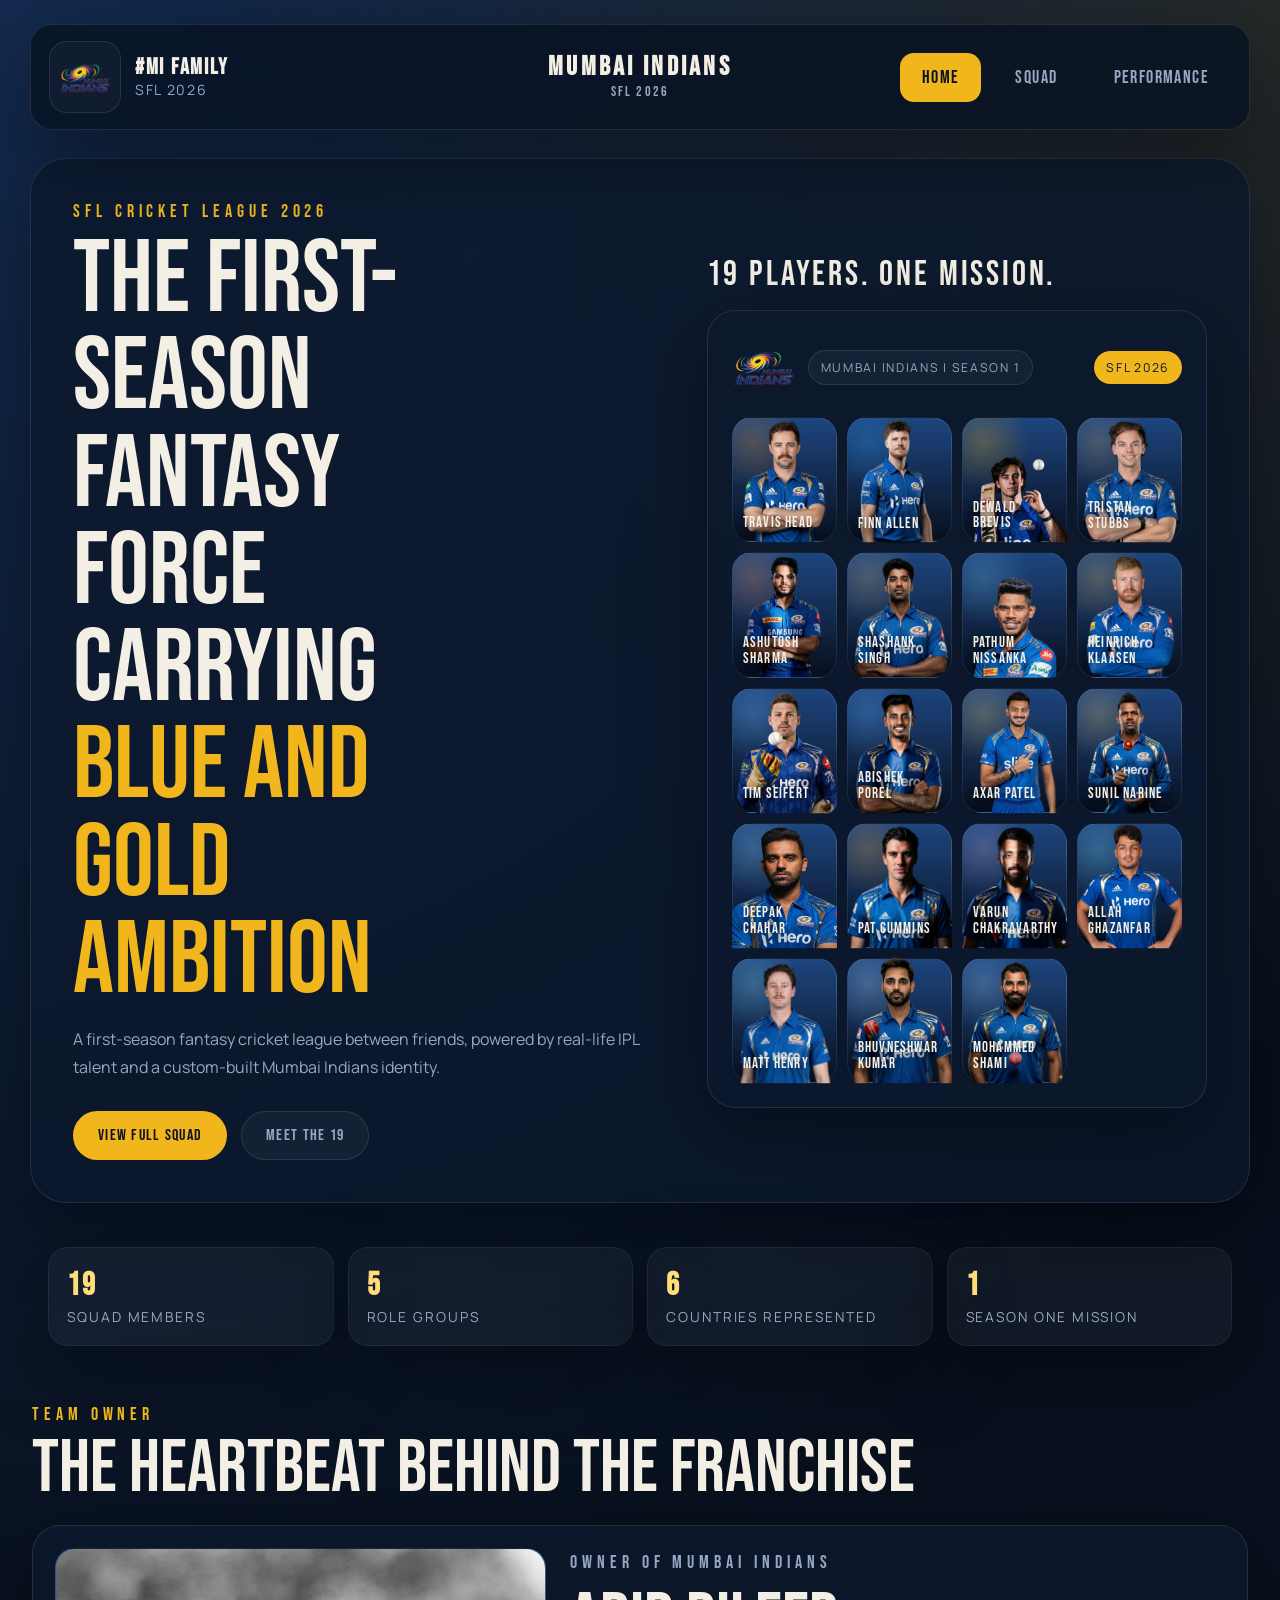
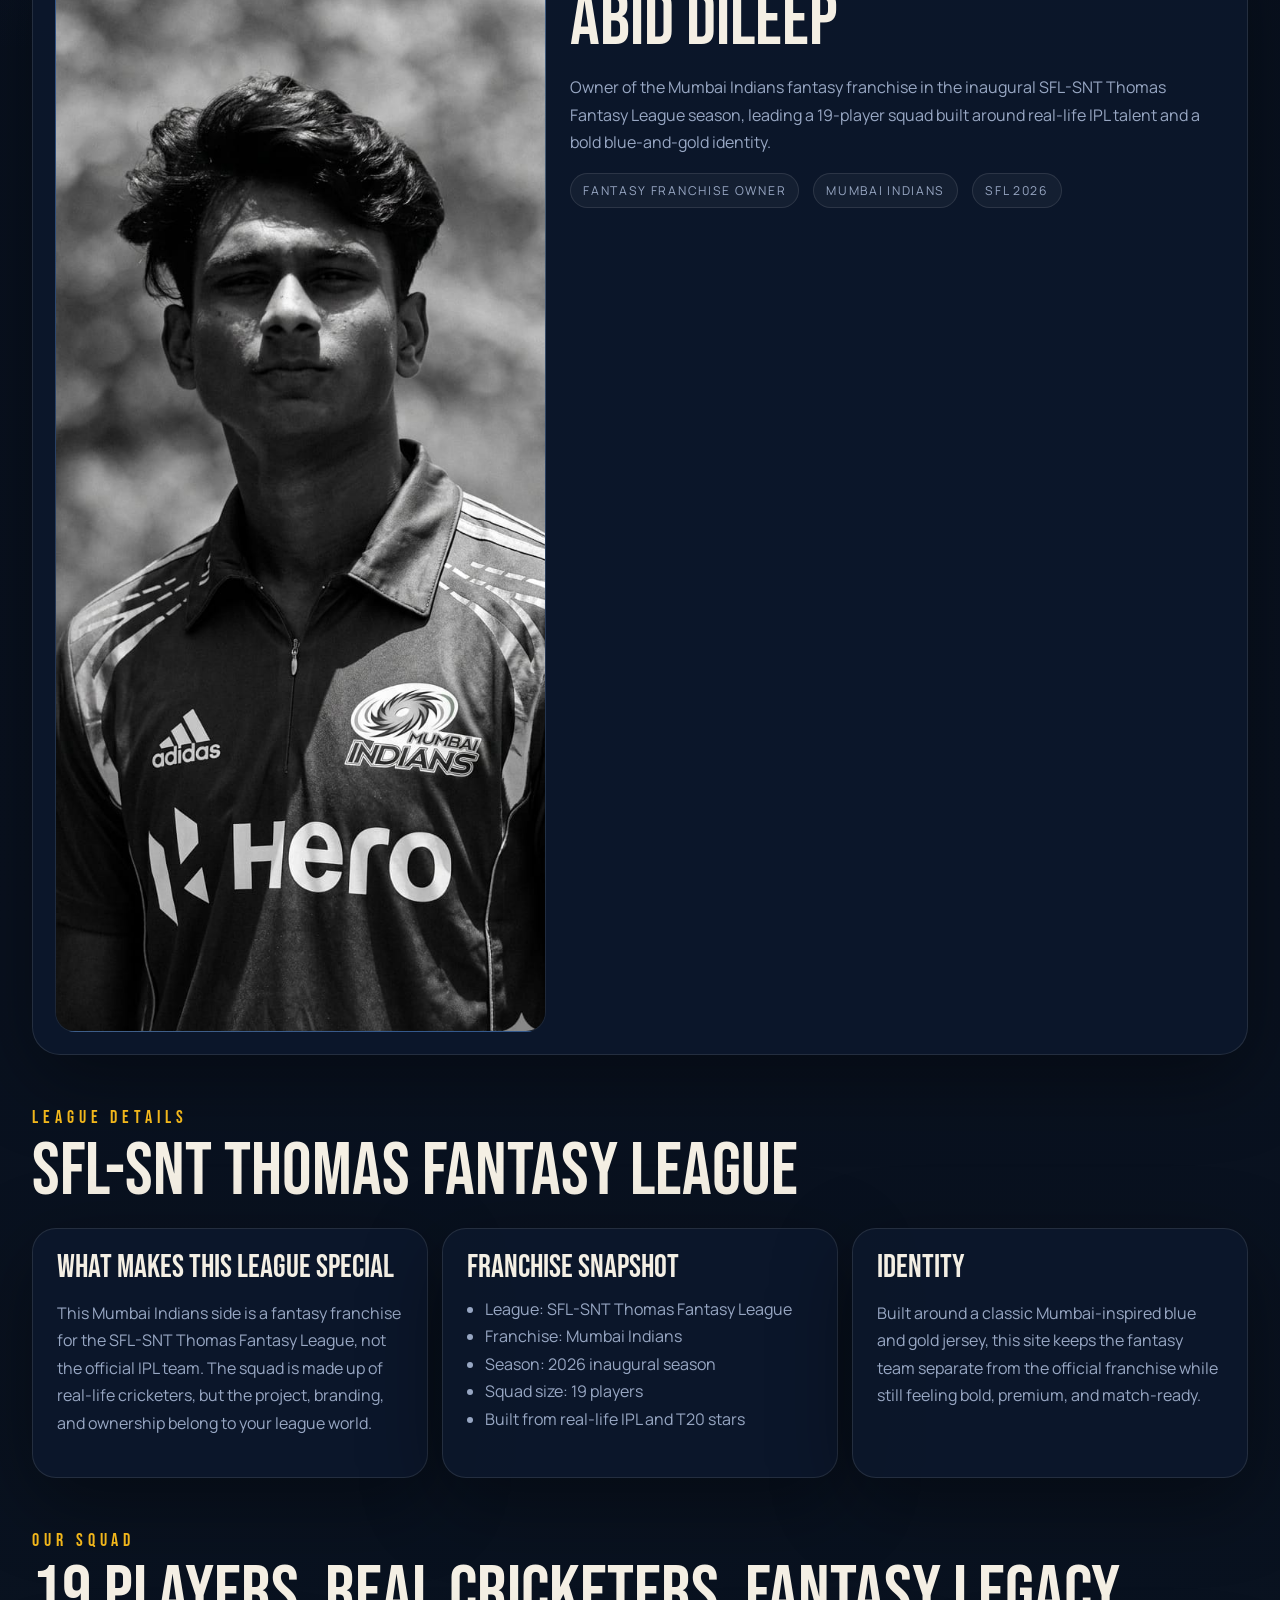
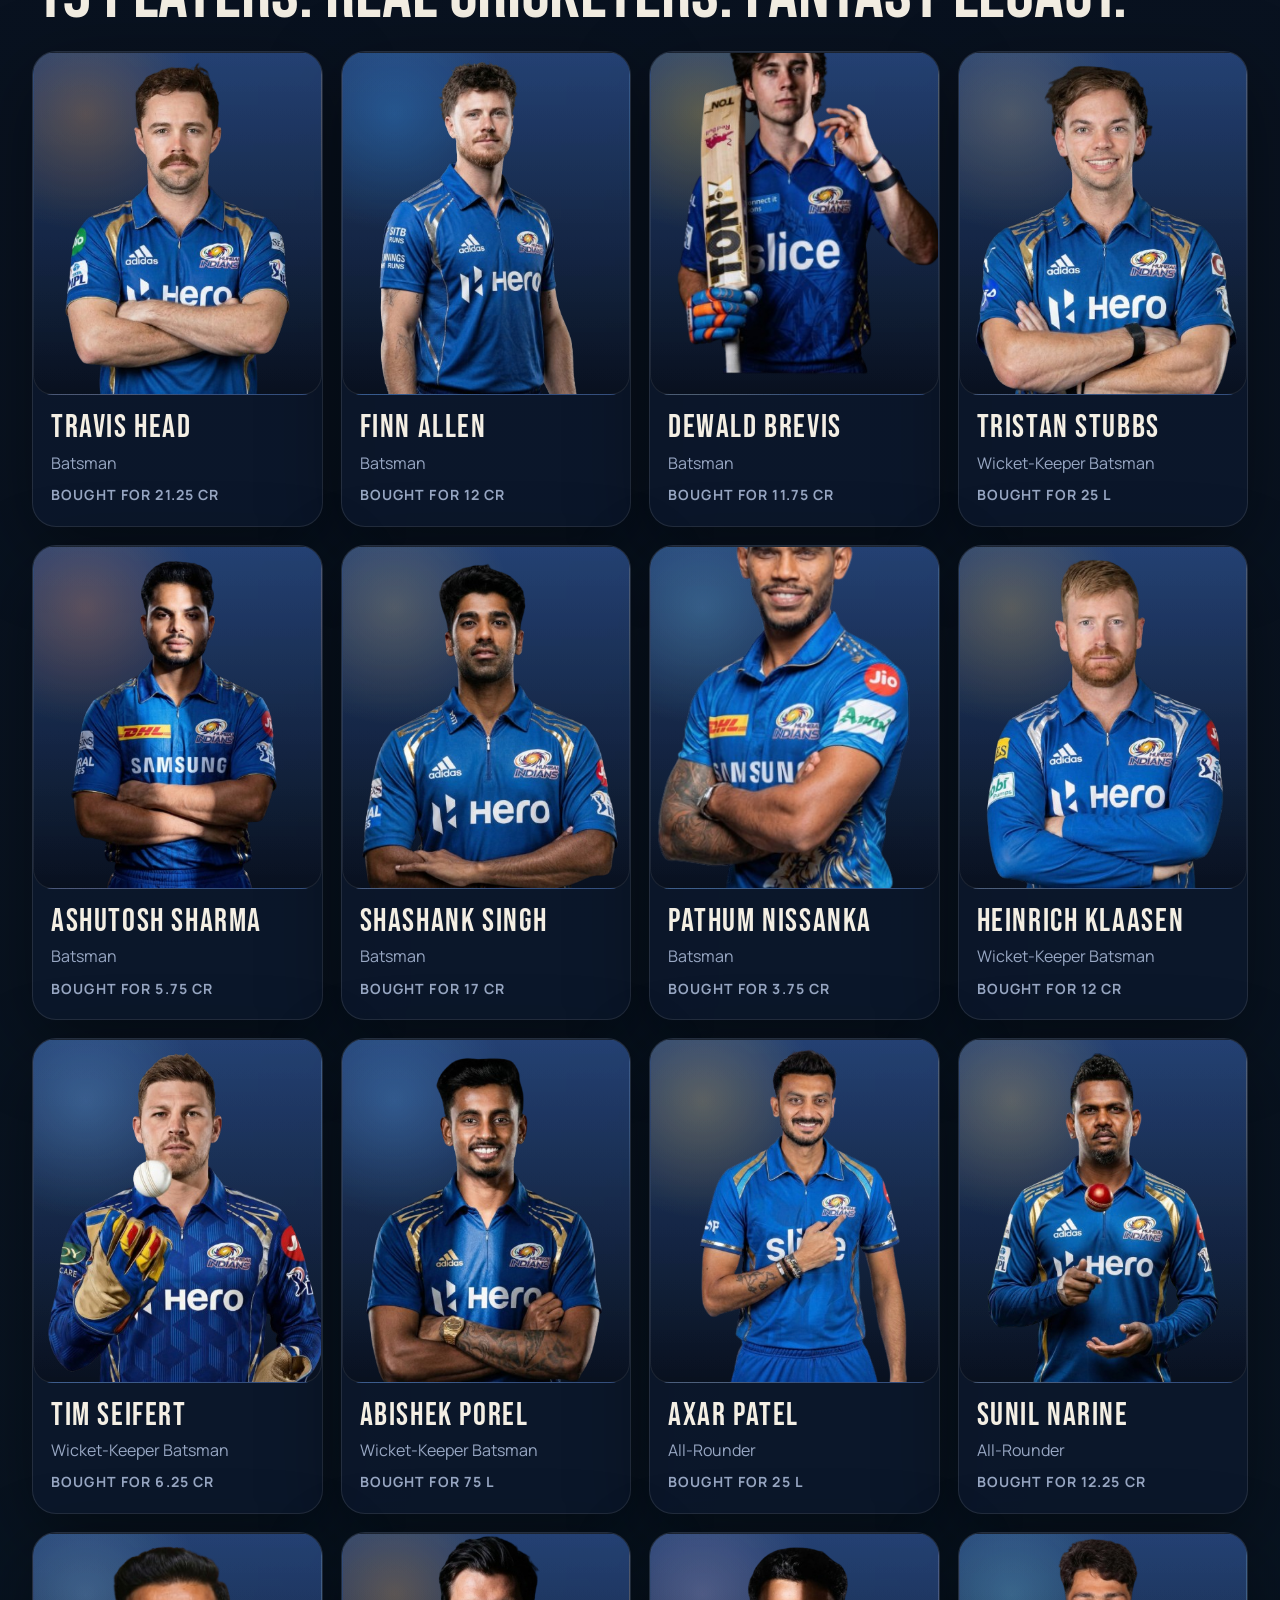
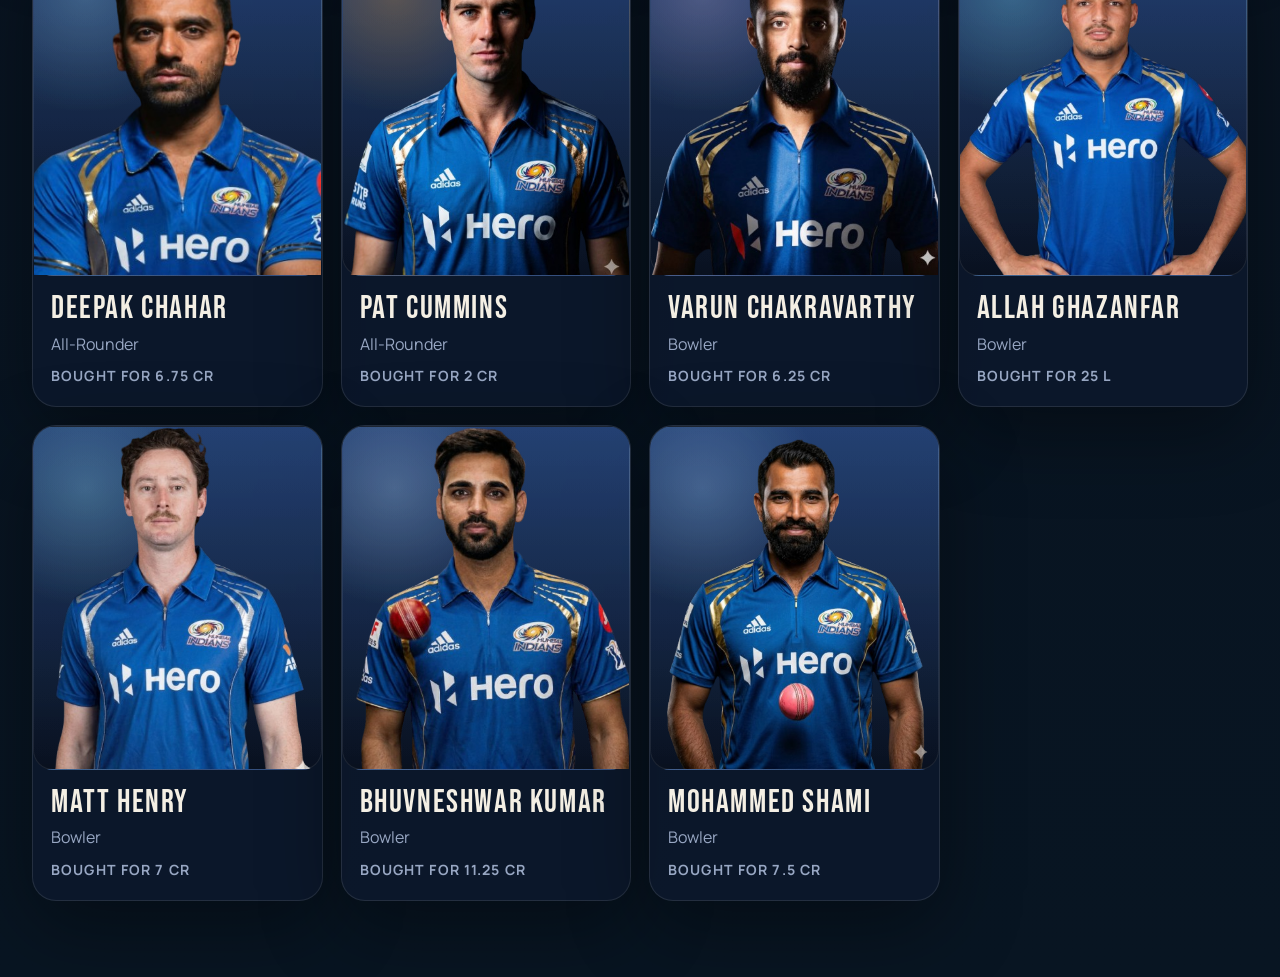
<file: index.html>
<!DOCTYPE html>
<html lang="en">
  <head>
    <meta charset="UTF-8" />
    <meta name="viewport" content="width=device-width, initial-scale=1.0" />
    <title>Mumbai Indians SFL 2026</title>
    <meta
      name="description"
      content="Official fantasy team website for Mumbai Indians in the SFL-SNT Thomas Fantasy League."
    />
    <link rel="preconnect" href="https://fonts.googleapis.com" />
    <link rel="preconnect" href="https://fonts.gstatic.com" crossorigin />
    <link
      href="https://fonts.googleapis.com/css2?family=Bebas+Neue&family=Manrope:wght@400;500;700;800&display=swap"
      rel="stylesheet"
    />
    <link rel="stylesheet" href="assets/css/styles.css" />
  </head>
  <body data-page="home">
    <div class="intro-screen" id="intro-screen" aria-hidden="true">
      <div class="intro-lines">
        <span></span>
        <span></span>
        <span></span>
      </div>
      <div class="intro-glow"></div>
      <div class="intro-ring"></div>
      <div class="intro-content">
        <img
          class="intro-logo"
          src="assets/images/team-logo.png"
          alt="Mumbai Indians team logo"
        />
        <p class="intro-kicker">SFL-SNT Thomas Fantasy League</p>
        <h1 class="intro-title">Mumbai Indians</h1>
        <p class="intro-season">Season 1 | 2026</p>
      </div>
    </div>
    <div class="site-shell">
      <header class="topbar">
        <a class="brand" href="index.html" aria-label="Mumbai Indians SFL home">
          <span class="brand-mark">
            <img src="assets/images/team-logo.png" alt="Mumbai Indians team logo" />
          </span>
          <span class="brand-copy">
            <strong>#Mi family</strong>
            <span>SFL 2026</span>
          </span>
        </a>
        <div class="topbar-center">
          <strong>Mumbai Indians</strong>
          <span>SFL 2026</span>
        </div>
        <nav class="main-nav" aria-label="Primary">
          <a class="nav-link is-active" href="index.html">Home</a>
          <a class="nav-link" href="players.html">Squad</a>
          <a class="nav-link" href="performance.html">Performance</a>
        </nav>
      </header>

      <main>
        <section class="hero hero-home">
          <div class="hero-copy">
            <p class="eyebrow" id="league-name">SFL Cricket League 2026</p>
            <h1>
              The first-season fantasy force carrying
              <span>blue and gold ambition</span>
            </h1>
            <p class="hero-text" id="league-description"></p>
            <div class="hero-actions">
              <a class="button button-primary" href="players.html">View Full Squad</a>
              <a class="button button-secondary" href="#roster">Meet The 19</a>
            </div>
          </div>

          <div class="hero-poster-wrap">
            <div class="poster-headline" id="poster-summary">19 players. One mission.</div>
            <div class="hero-poster">
            <div class="hero-poster-top">
              <div class="poster-brand">
                <img src="assets/images/team-logo.png" alt="Mumbai Indians team logo" />
                <span class="poster-kicker">Mumbai Indians | Season 1</span>
              </div>
              <span class="poster-badge">SFL 2026</span>
            </div>
            <div class="hero-poster-grid" id="poster-grid"></div>
          </div>
          </div>
        </section>

        <section class="stat-strip" id="team-highlights"></section>

        <section class="section">
          <div class="section-heading">
            <p class="eyebrow">Team Owner</p>
            <h2>The heartbeat behind the franchise</h2>
          </div>
          <div class="owner-card">
            <div class="owner-photo" id="owner-photo"></div>
            <div class="owner-content">
              <p class="owner-label">Owner Of Mumbai Indians</p>
              <h3 id="owner-name">Your photo goes here</h3>
              <p id="owner-bio"></p>
              <div class="owner-meta" id="owner-meta"></div>
            </div>
          </div>
        </section>

        <section class="section league-panel">
          <div class="section-heading">
            <p class="eyebrow">League Details</p>
            <h2>SFL-SNT Thomas Fantasy League</h2>
          </div>
          <div class="league-grid">
            <article class="league-card">
              <h3>What makes this league special</h3>
              <p id="league-story"></p>
            </article>
            <article class="league-card">
              <h3>Franchise Snapshot</h3>
              <ul class="detail-list" id="franchise-details"></ul>
            </article>
            <article class="league-card">
              <h3>Identity</h3>
              <p>
                Built around a classic Mumbai-inspired blue and gold jersey, this site
                keeps the fantasy team separate from the official franchise while still
                feeling bold, premium, and match-ready.
              </p>
            </article>
          </div>
        </section>

        <section class="section" id="roster">
          <div class="section-heading">
            <p class="eyebrow">Our Squad</p>
            <h2>19 players. Real cricketers. Fantasy legacy.</h2>
          </div>
          <div class="roster-grid" id="roster-grid"></div>
        </section>
      </main>
    </div>

    <script src="assets/js/data.js"></script>
    <script src="assets/js/main.js"></script>
  </body>
</html>
</file>
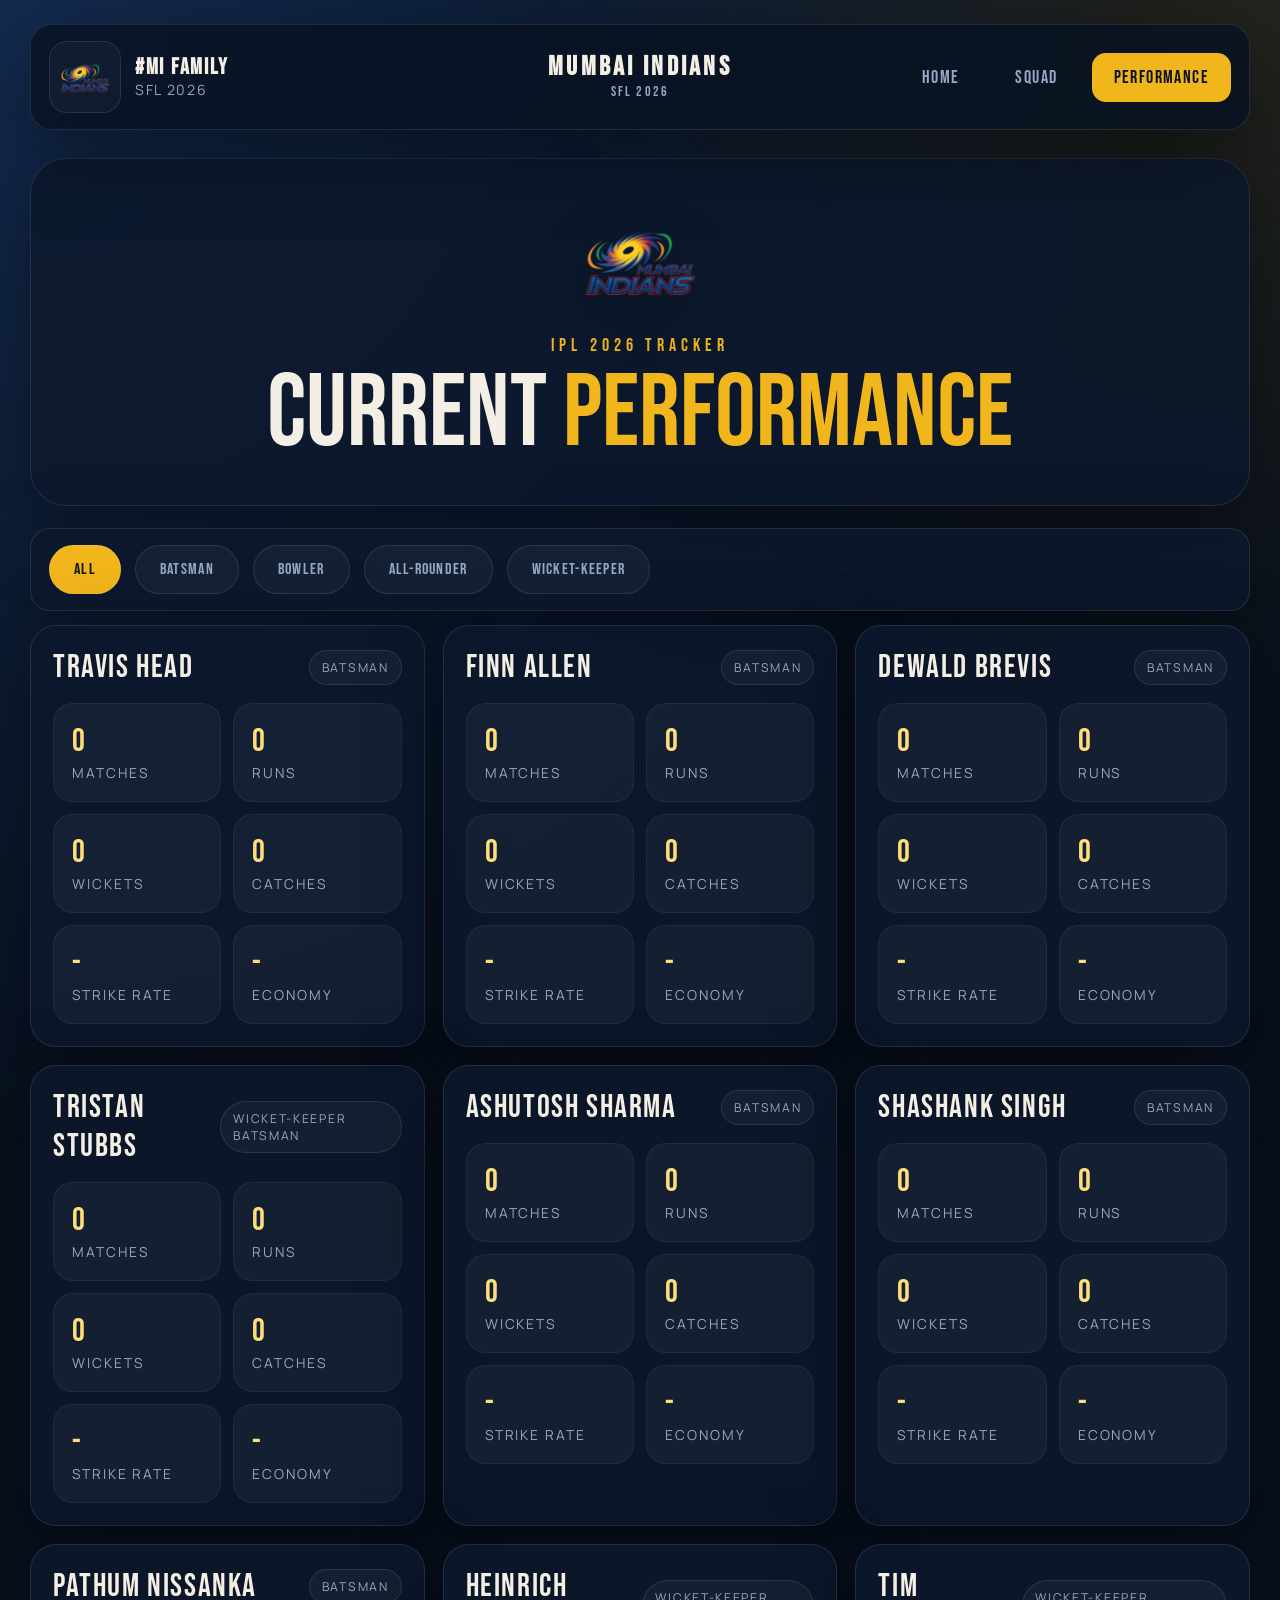
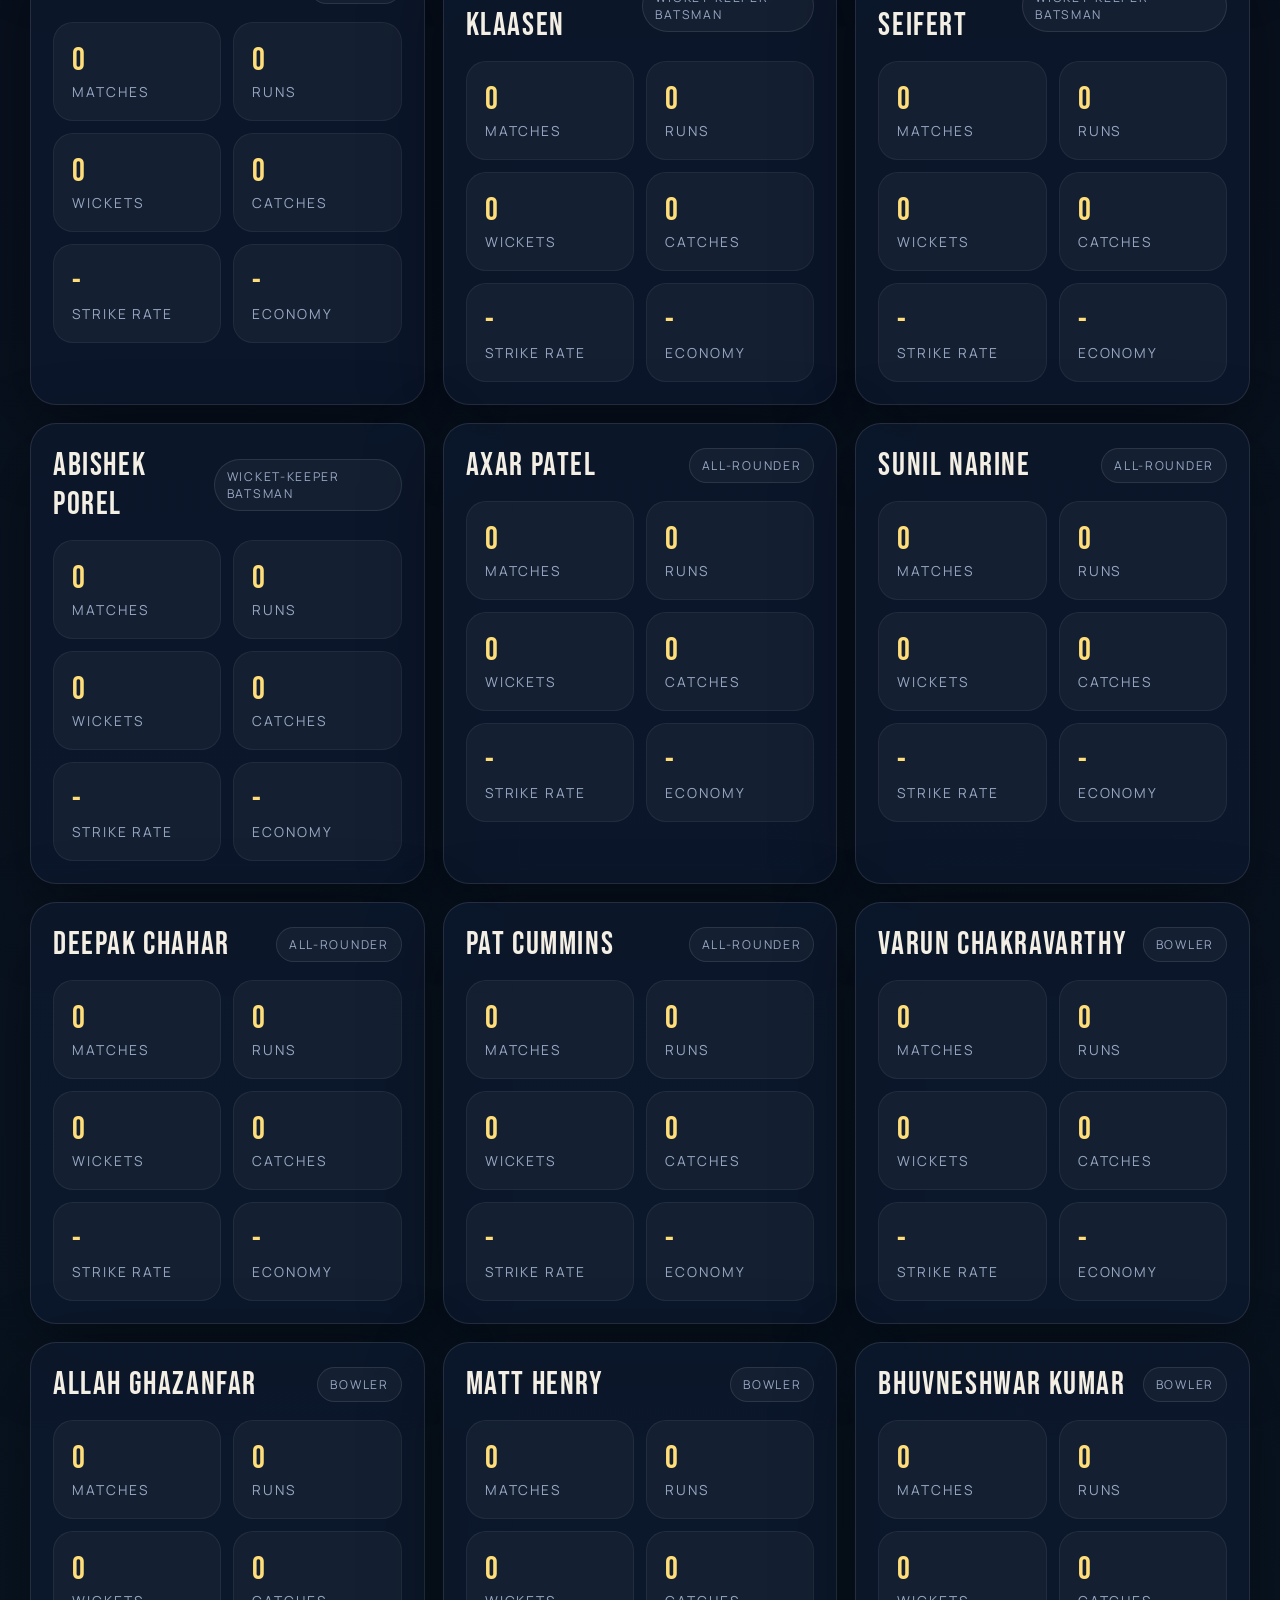
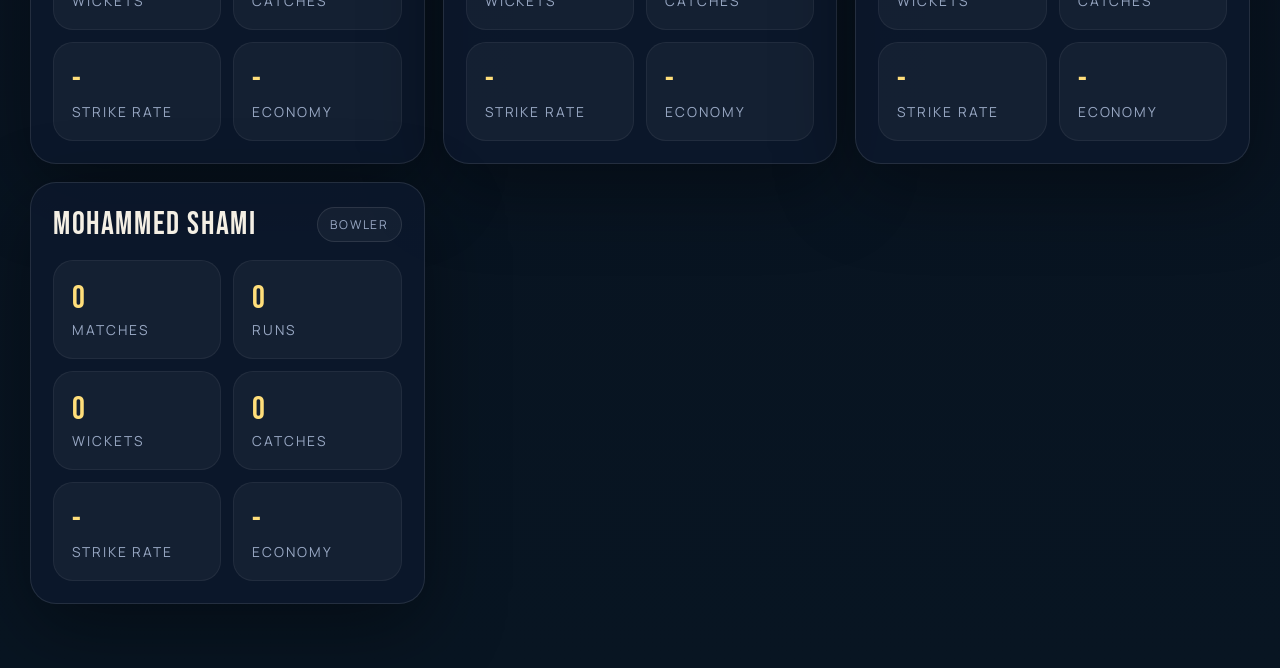
<file: performance.html>
<!DOCTYPE html>
<html lang="en">
  <head>
    <meta charset="UTF-8" />
    <meta name="viewport" content="width=device-width, initial-scale=1.0" />
    <title>Mumbai Indians SFL Performance</title>
    <meta
      name="description"
      content="IPL 2026 current performance tracker for the Mumbai Indians fantasy squad."
    />
    <link rel="preconnect" href="https://fonts.googleapis.com" />
    <link rel="preconnect" href="https://fonts.gstatic.com" crossorigin />
    <link
      href="https://fonts.googleapis.com/css2?family=Bebas+Neue&family=Manrope:wght@400;500;700;800&display=swap"
      rel="stylesheet"
    />
    <link rel="stylesheet" href="assets/css/styles.css" />
  </head>
  <body data-page="performance">
    <div class="site-shell">
      <header class="topbar">
        <a class="brand" href="index.html" aria-label="Mumbai Indians SFL home">
          <span class="brand-mark">
            <img src="assets/images/team-logo.png" alt="Mumbai Indians team logo" />
          </span>
          <span class="brand-copy">
            <strong>#Mi family</strong>
            <span>SFL 2026</span>
          </span>
        </a>
        <div class="topbar-center">
          <strong>Mumbai Indians</strong>
          <span>SFL 2026</span>
        </div>
        <nav class="main-nav" aria-label="Primary">
          <a class="nav-link" href="index.html">Home</a>
          <a class="nav-link" href="players.html">Squad</a>
          <a class="nav-link is-active" href="performance.html">Performance</a>
        </nav>
      </header>

      <main>
        <section class="hero hero-players">
          <div class="hero-copy centered">
            <div class="hero-logo-wrap">
              <img class="hero-logo" src="assets/images/team-logo.png" alt="Mumbai Indians team logo" />
            </div>
            <p class="eyebrow">IPL 2026 Tracker</p>
            <h1>Current <span>Performance</span></h1>
          </div>
        </section>

        <section class="filter-bar">
          <div class="filter-group" role="tablist" aria-label="Filter performance by role">
            <button class="filter-chip is-active" data-filter="all" type="button">All</button>
            <button class="filter-chip" data-filter="batsman" type="button">Batsman</button>
            <button class="filter-chip" data-filter="bowler" type="button">Bowler</button>
            <button class="filter-chip" data-filter="all-rounder" type="button">All-Rounder</button>
            <button class="filter-chip" data-filter="wicket-keeper" type="button">Wicket-Keeper</button>
          </div>
        </section>

        <section class="performance-grid" id="performance-grid"></section>
      </main>
    </div>

    <script src="assets/js/data.js"></script>
    <script src="assets/js/main.js"></script>
  </body>
</html>
</file>
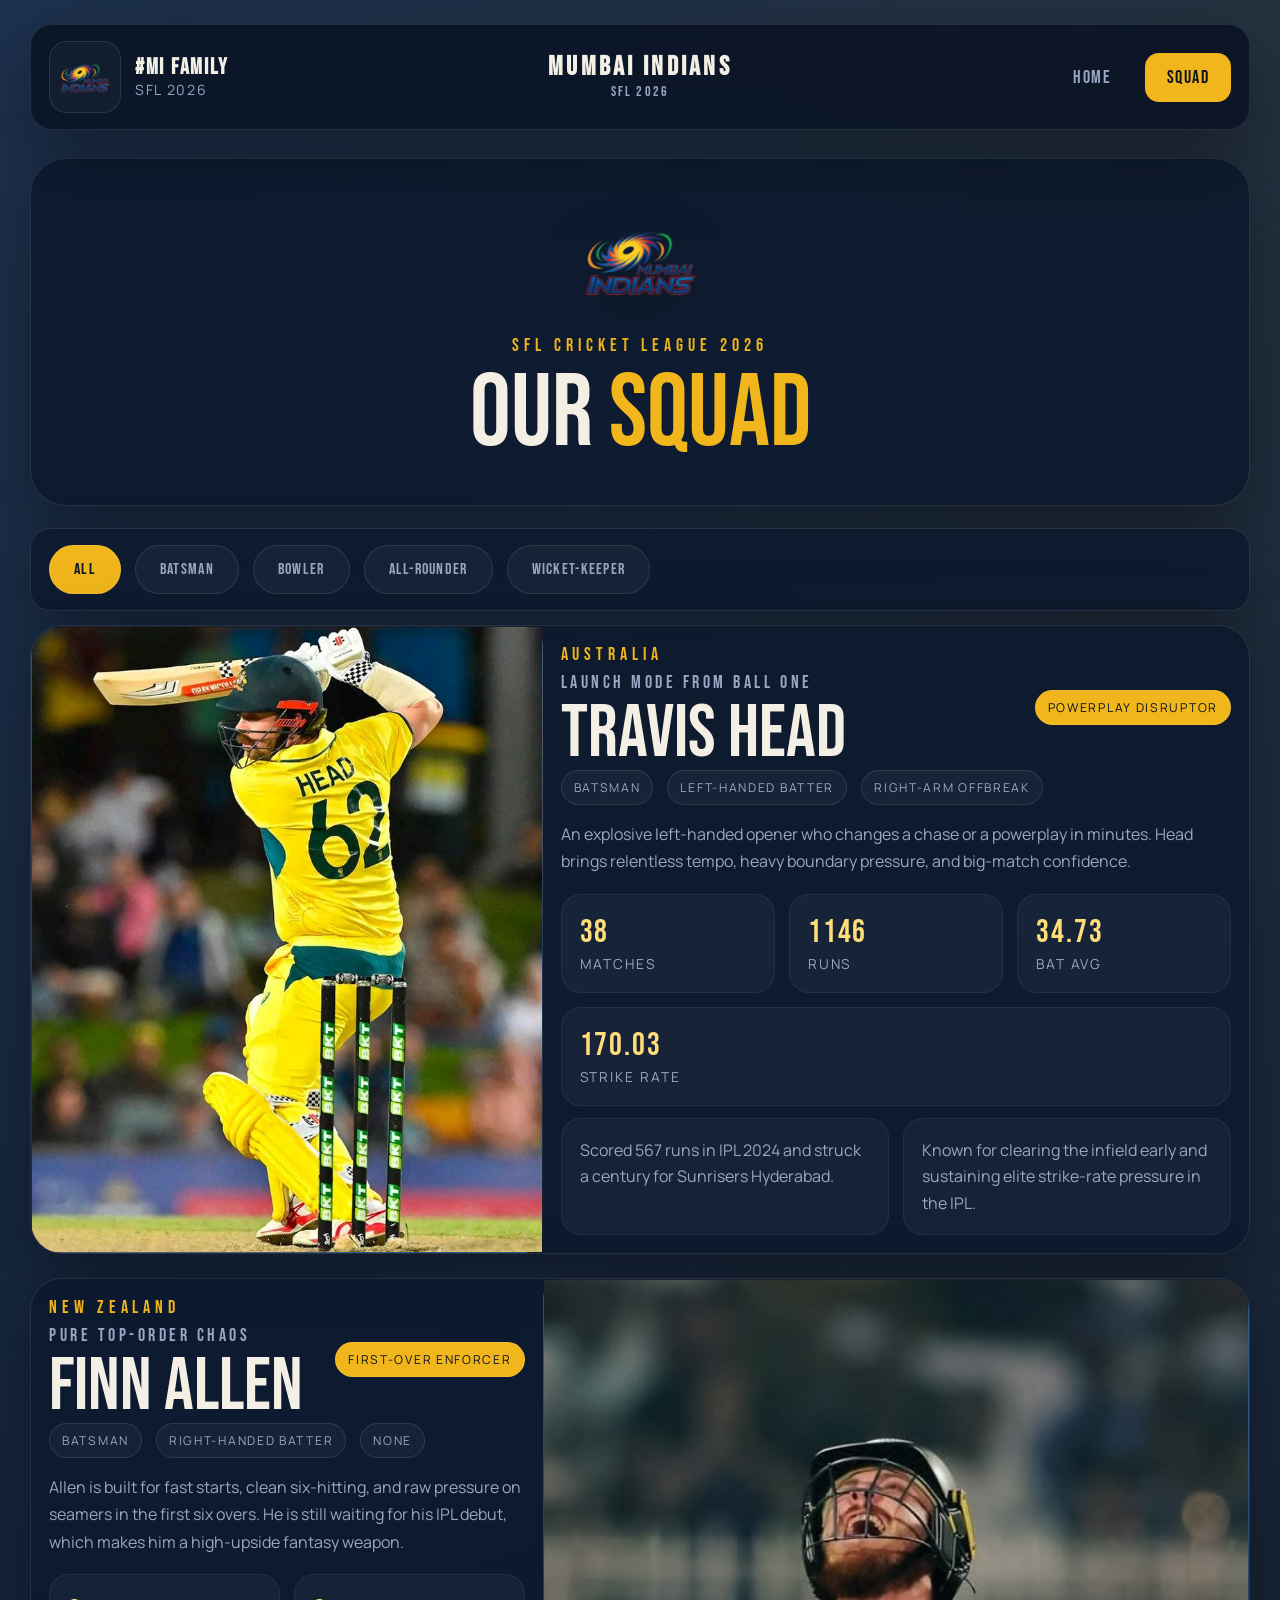
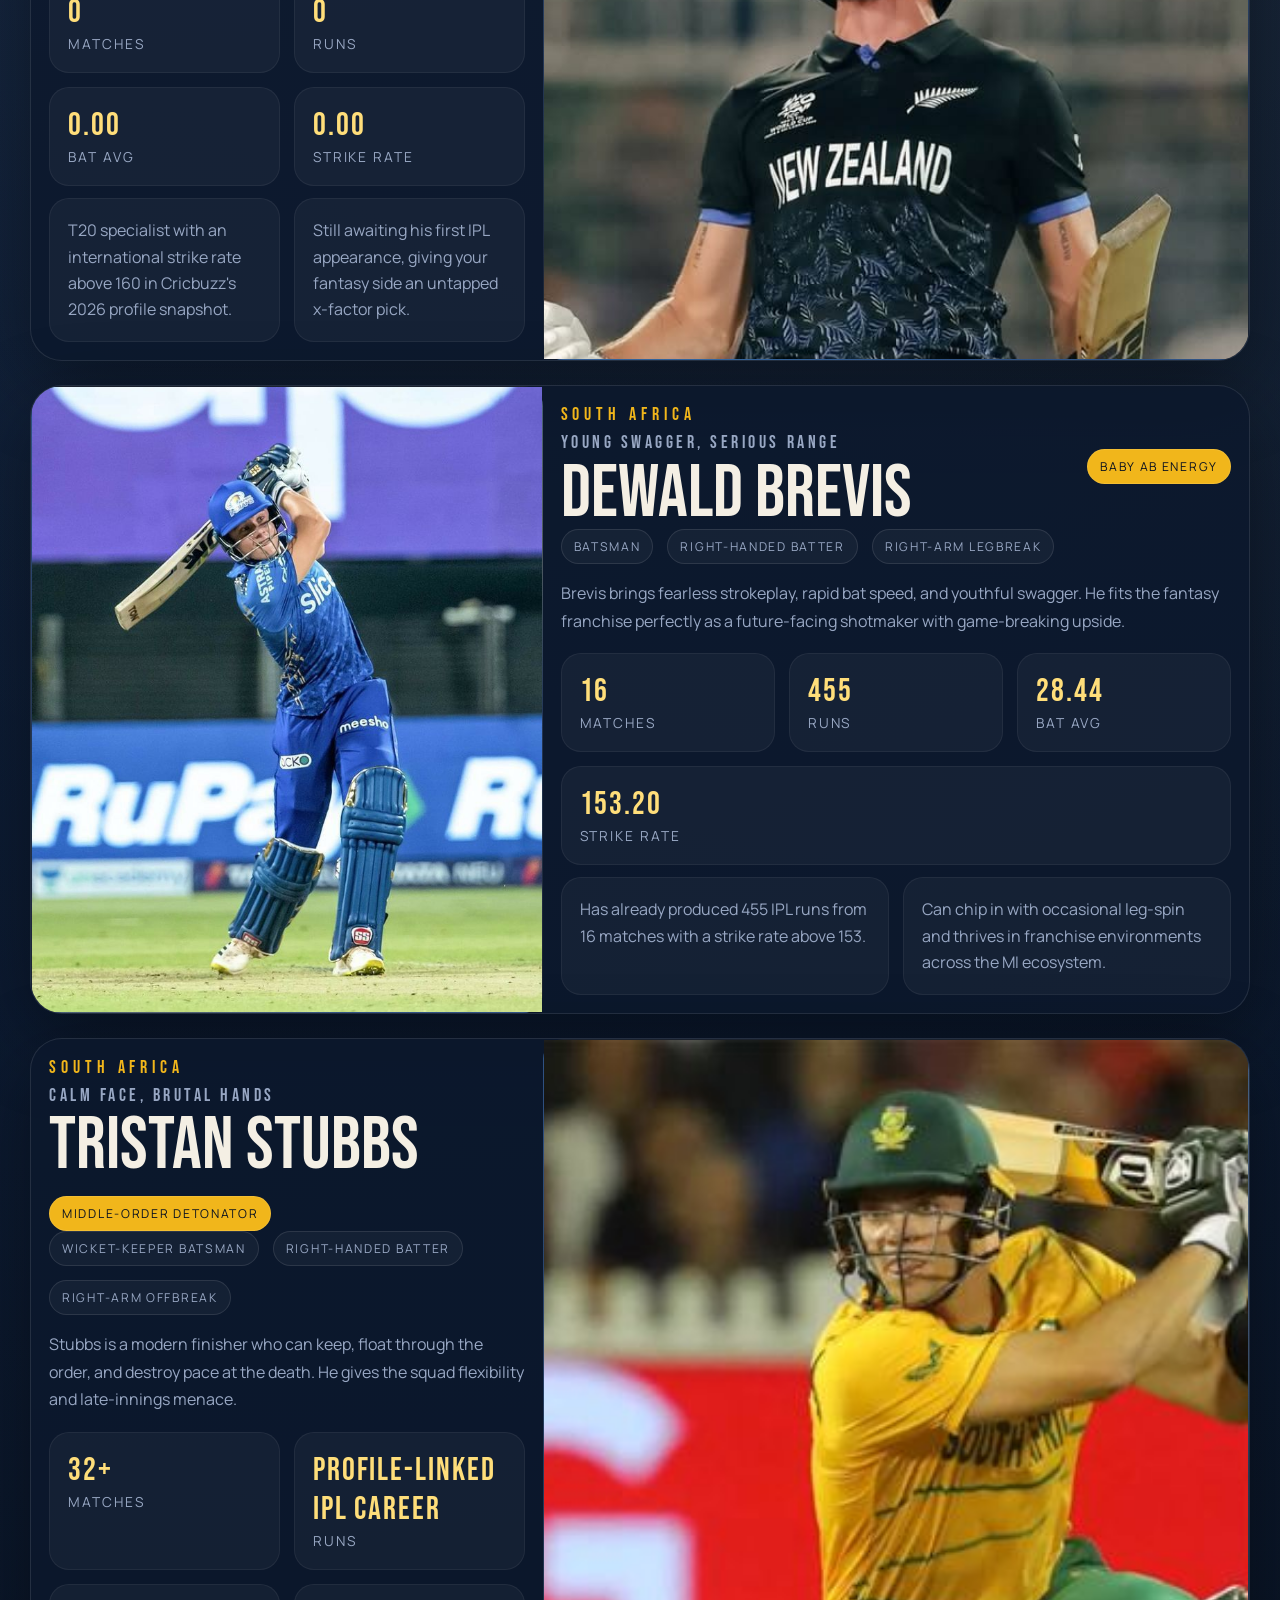
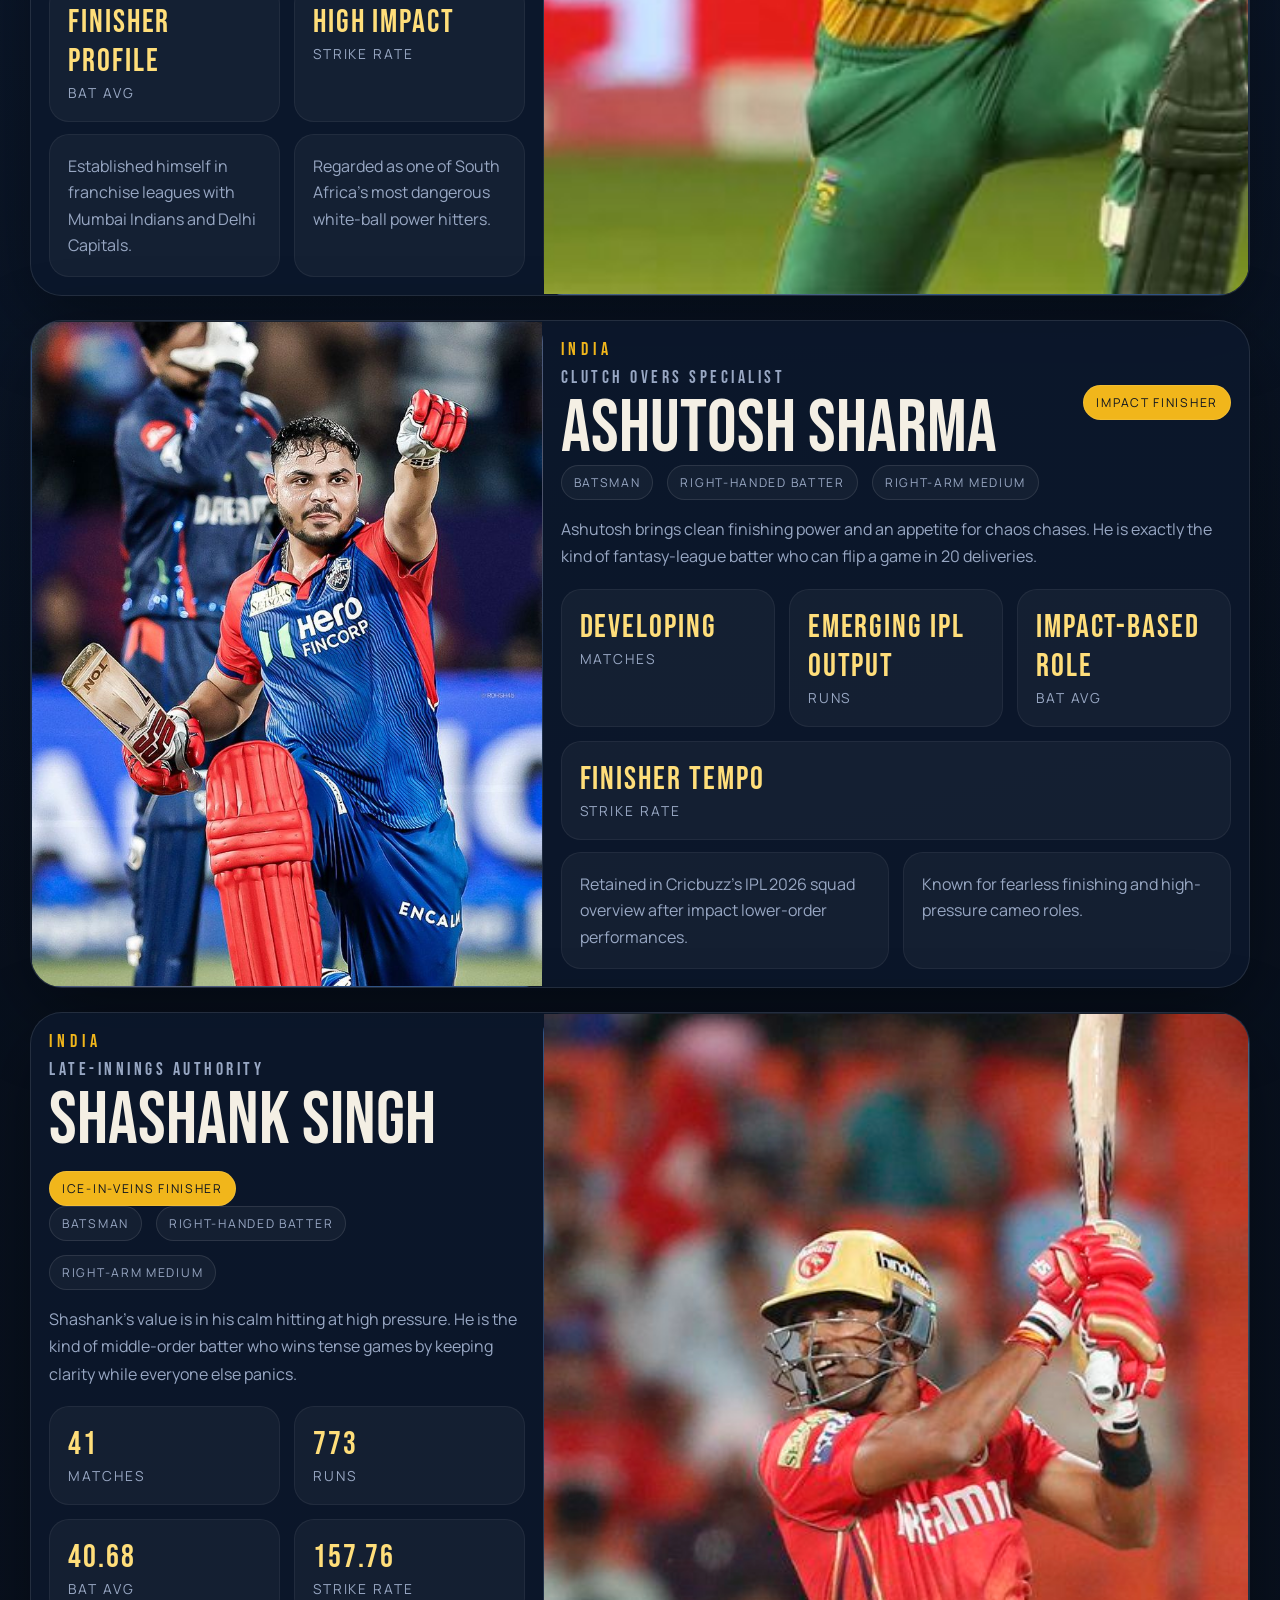
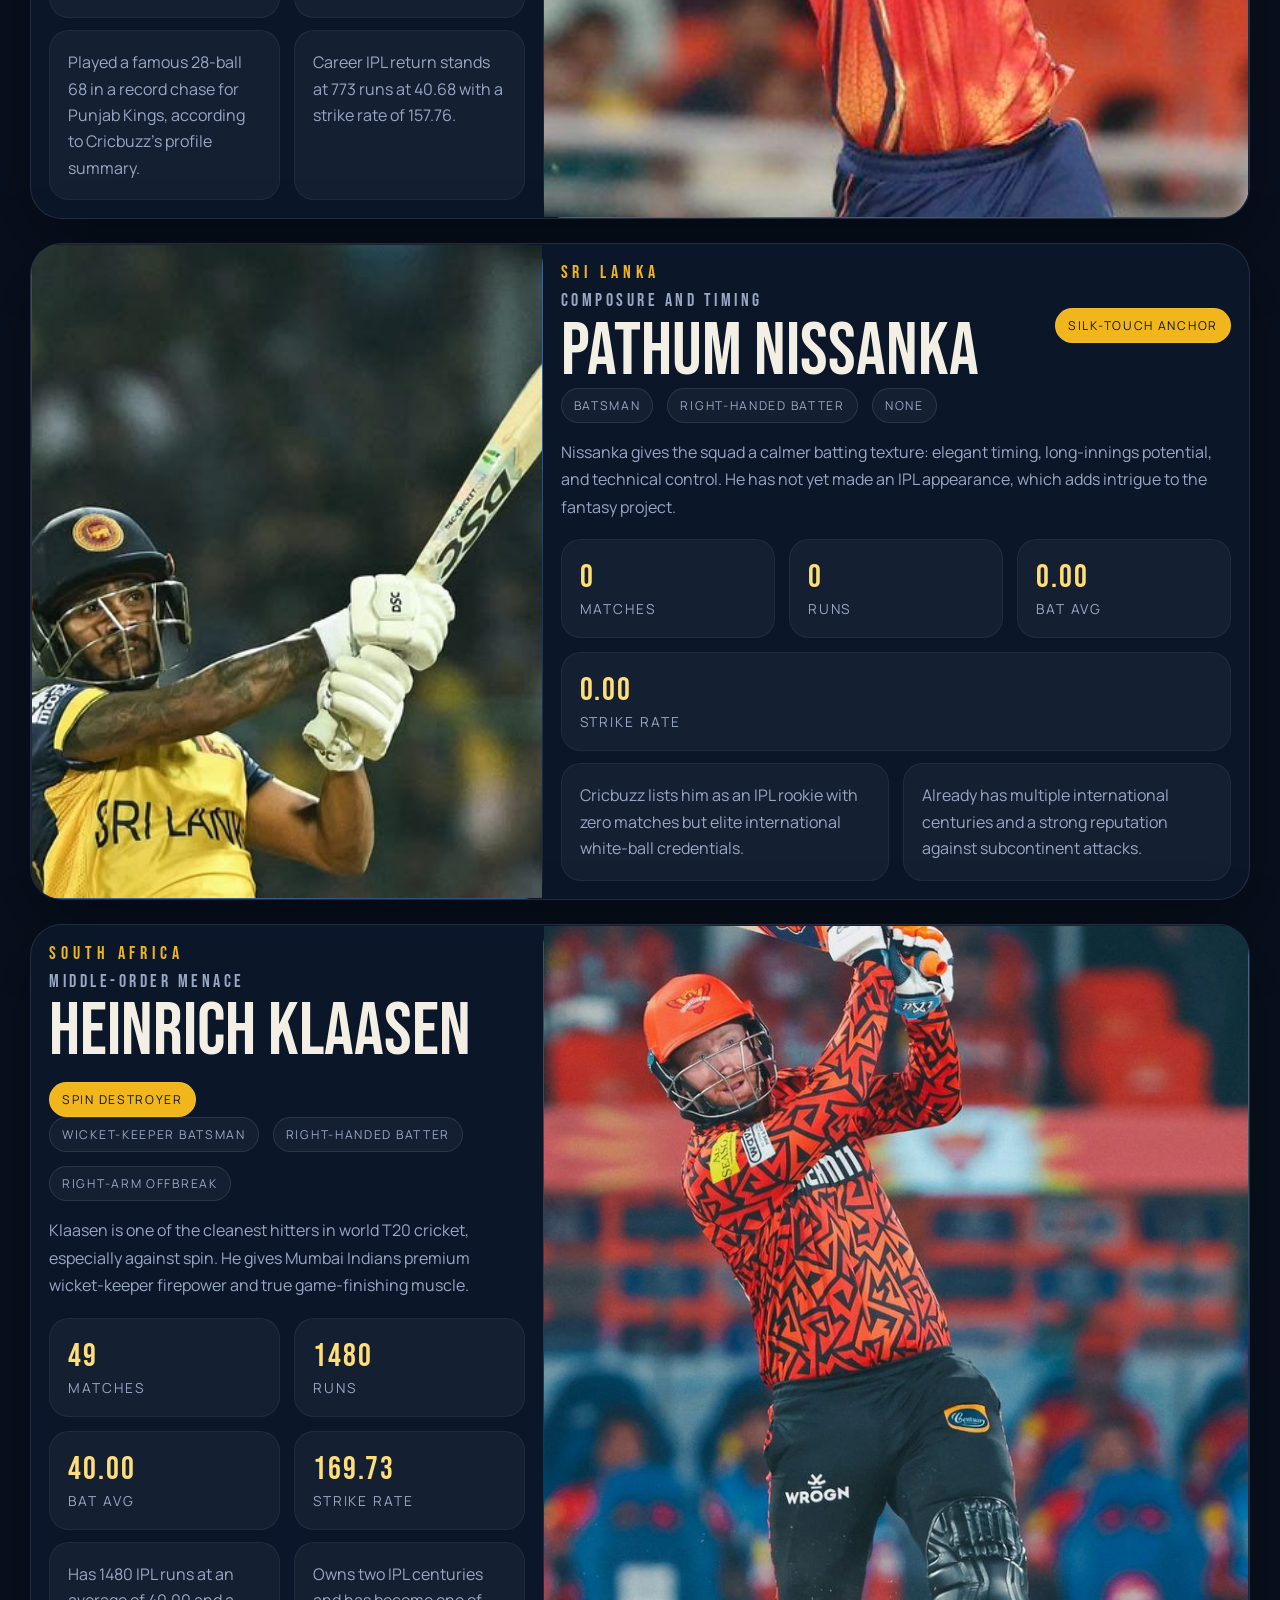
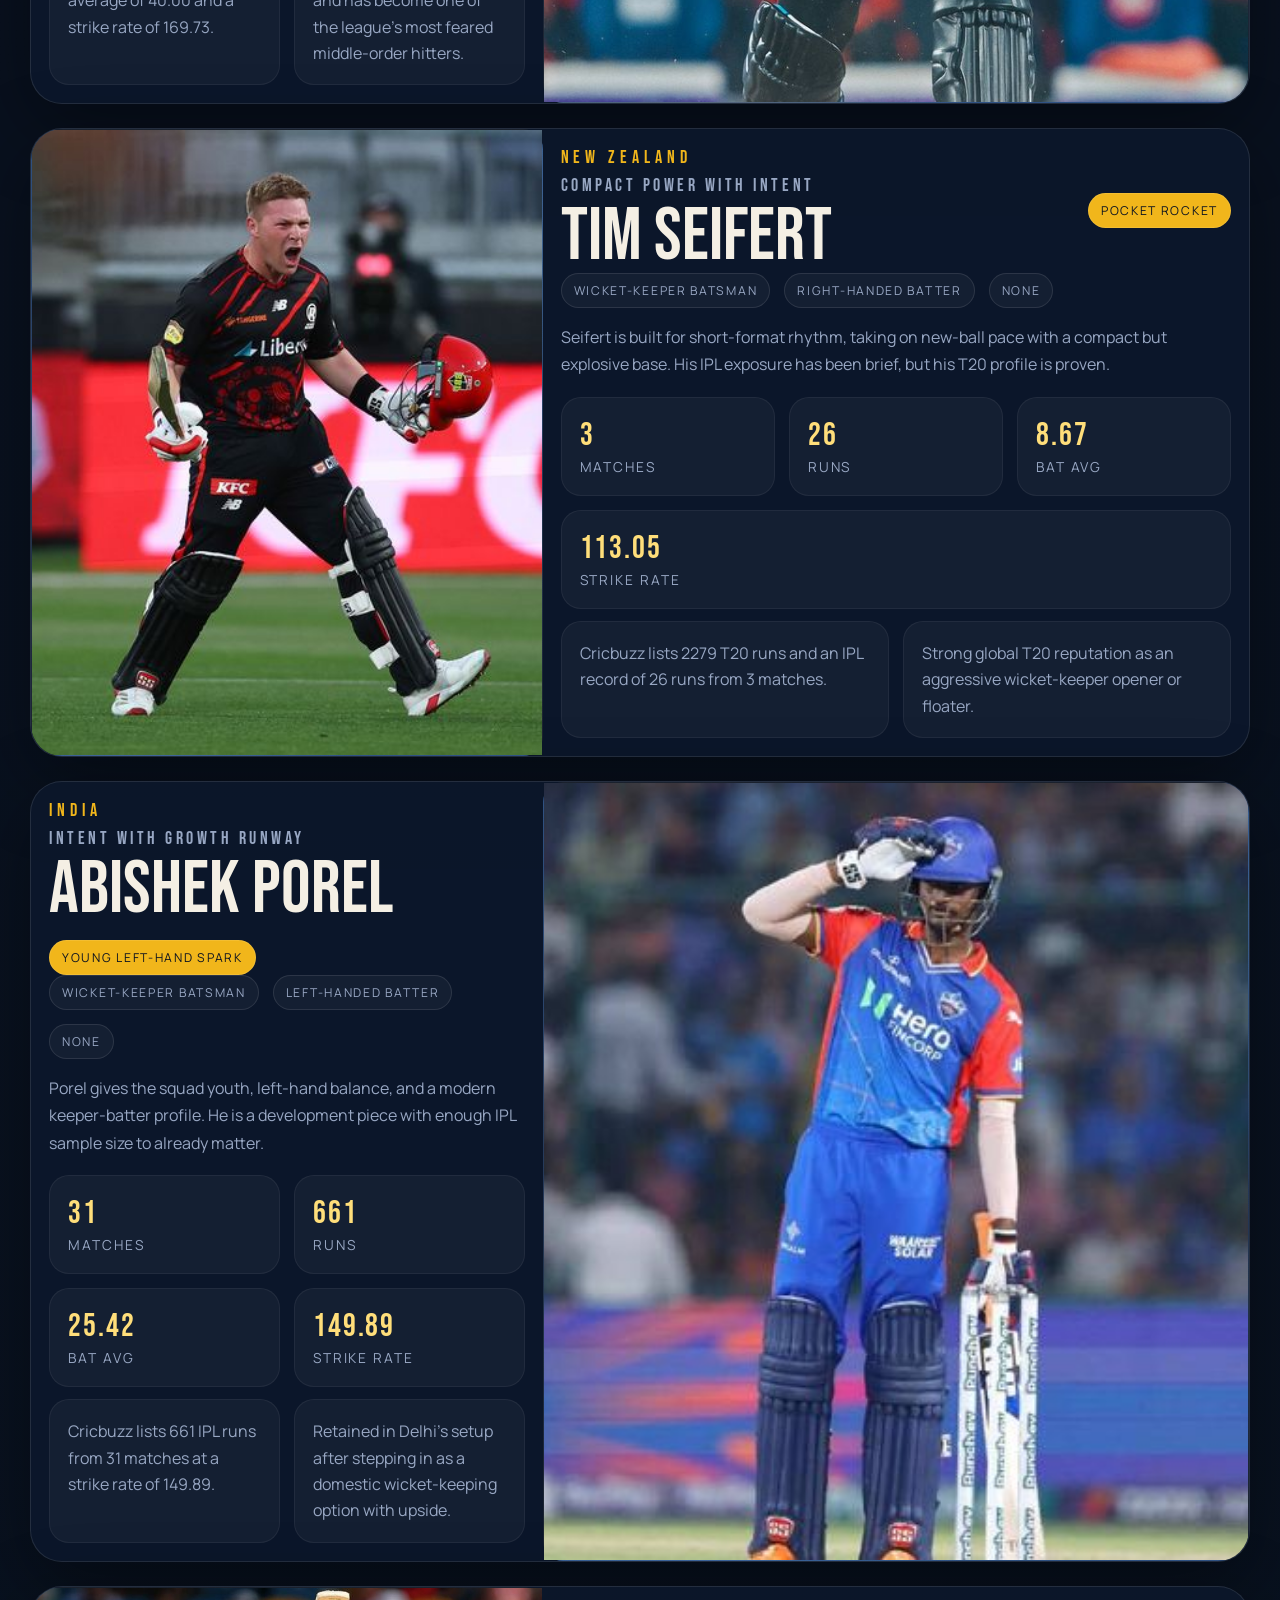
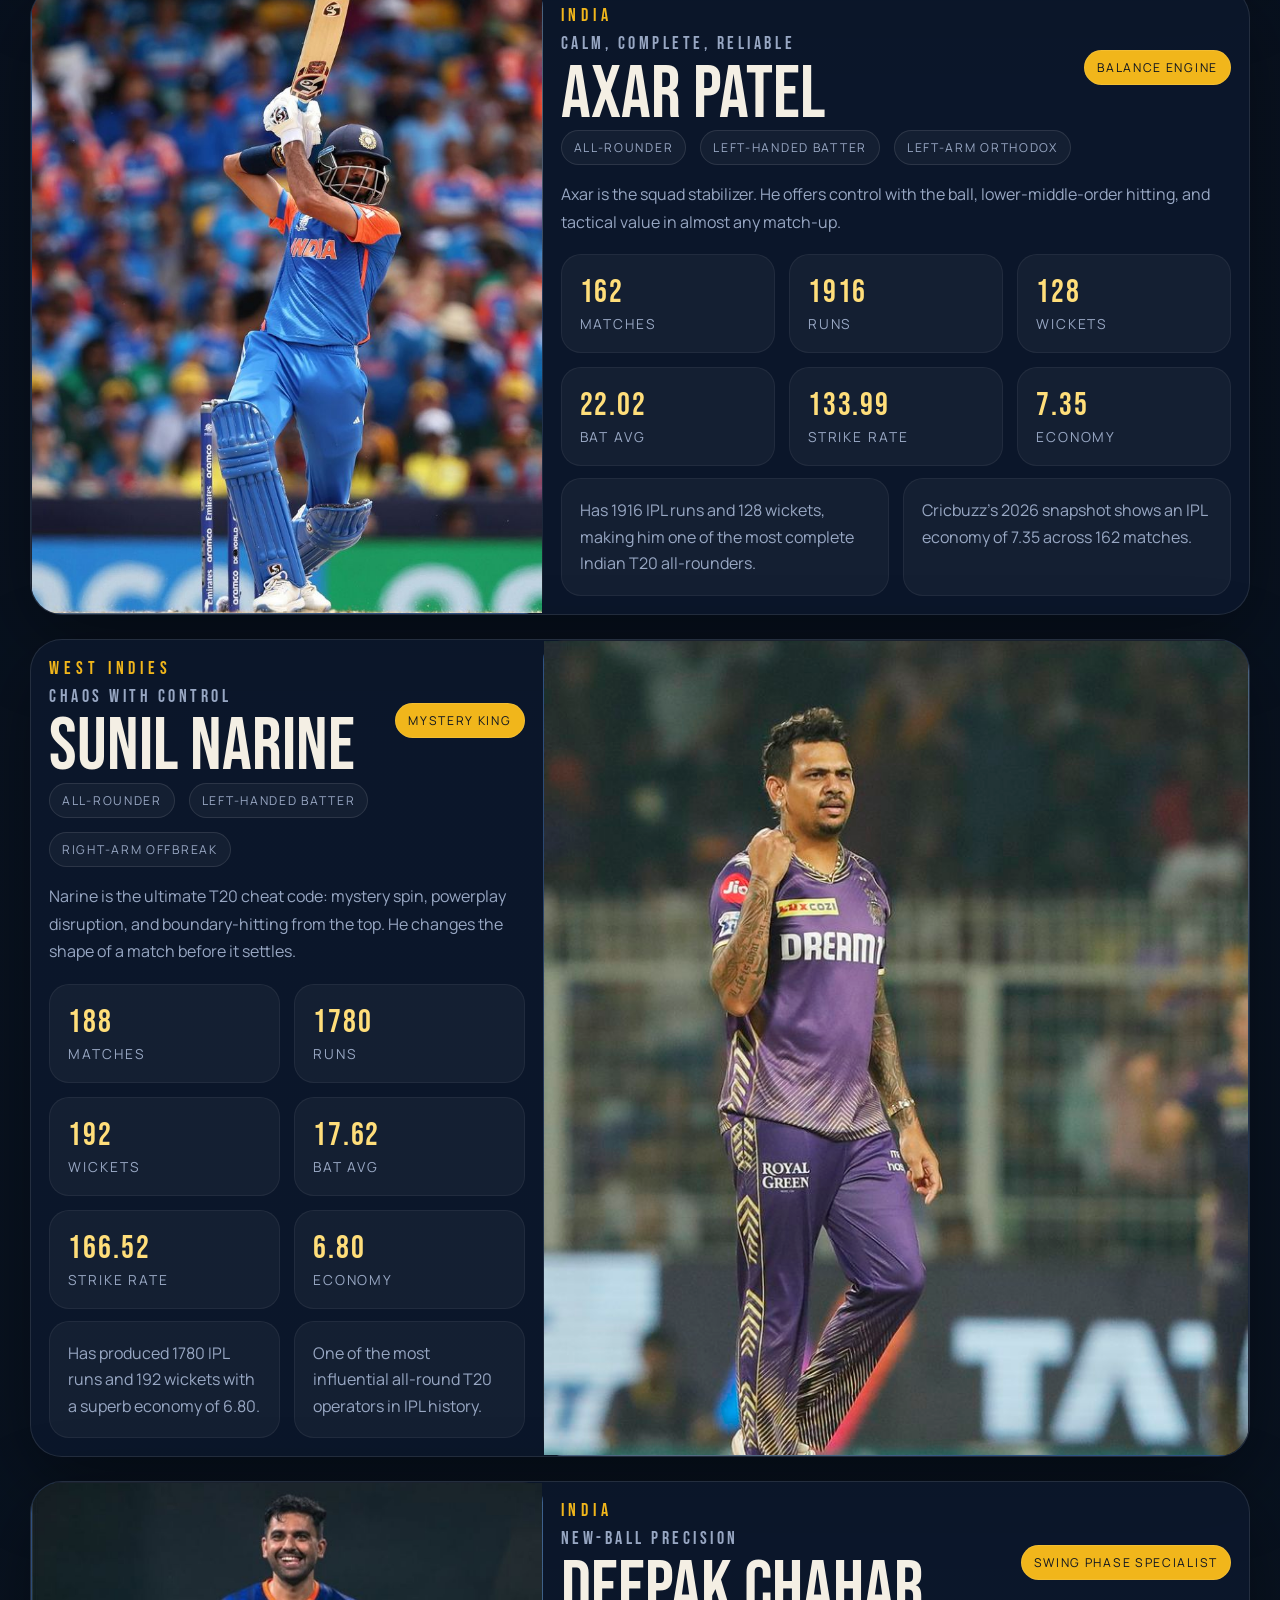
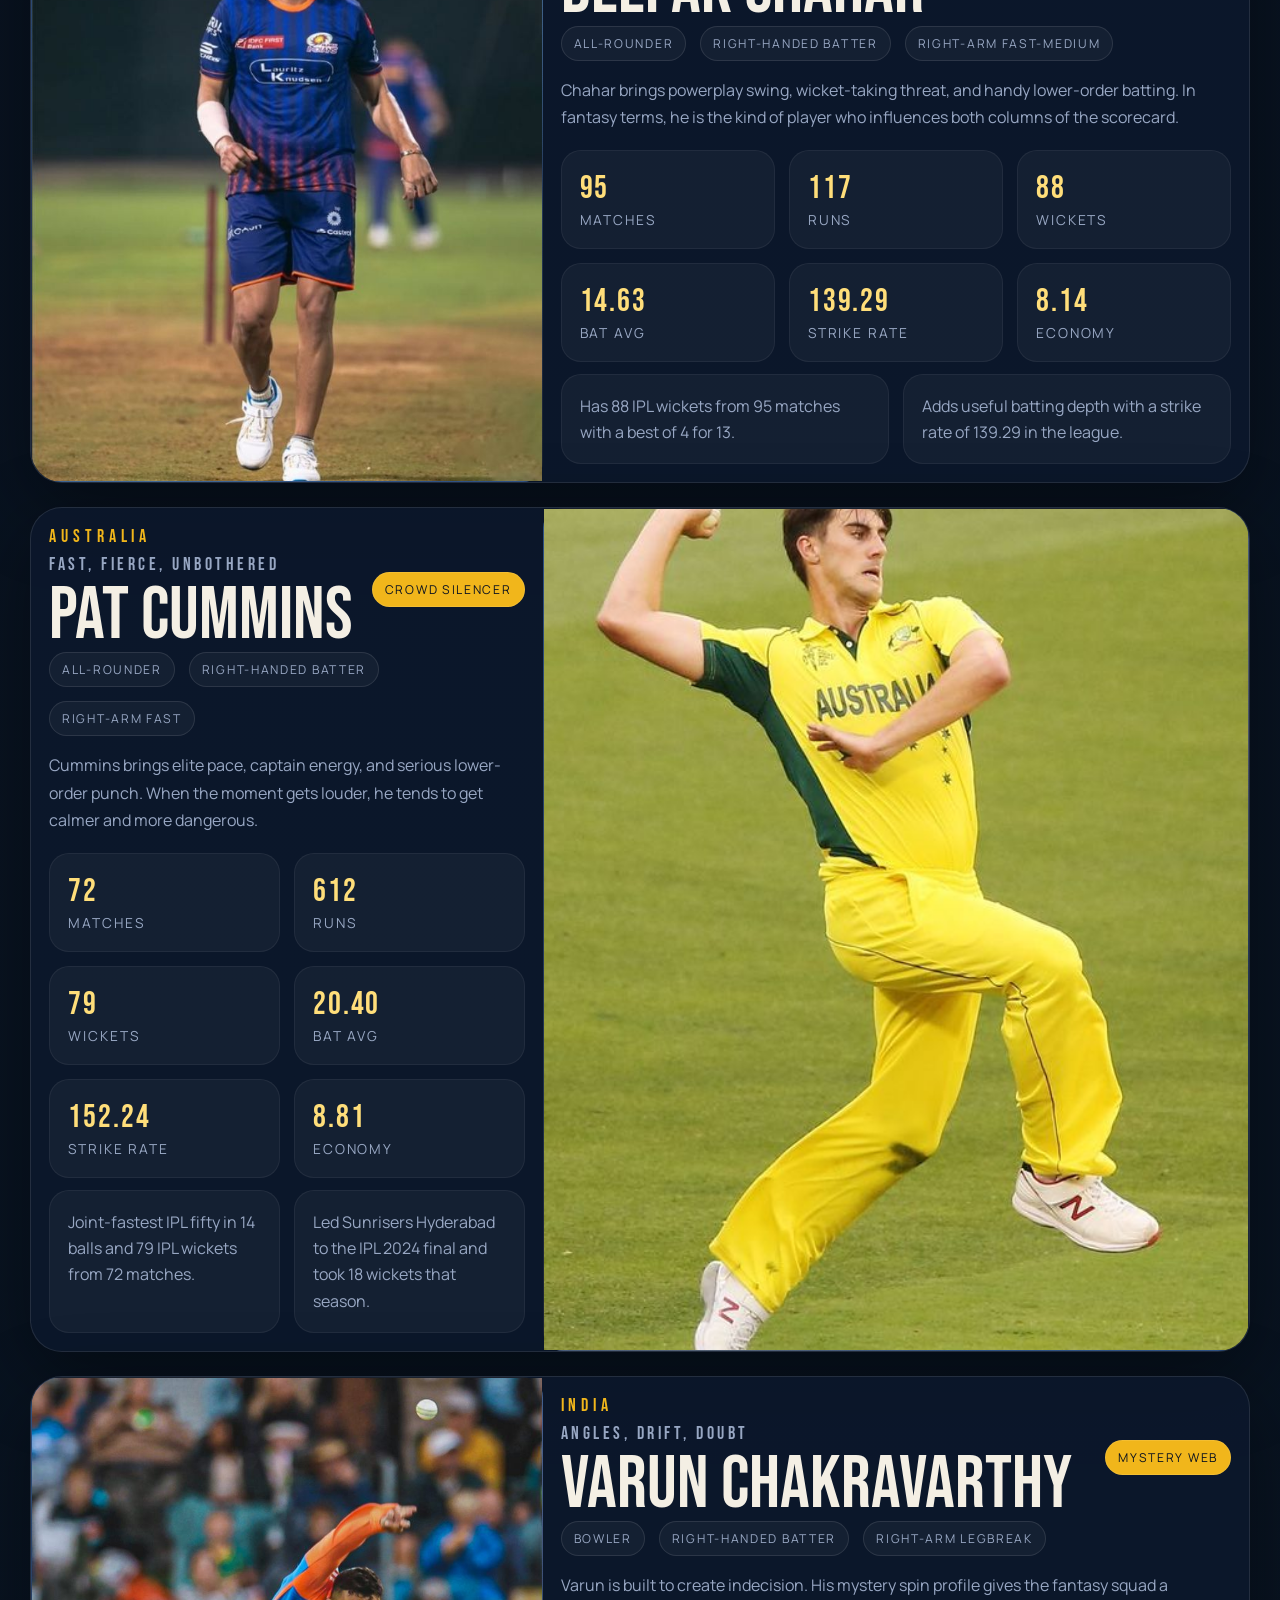
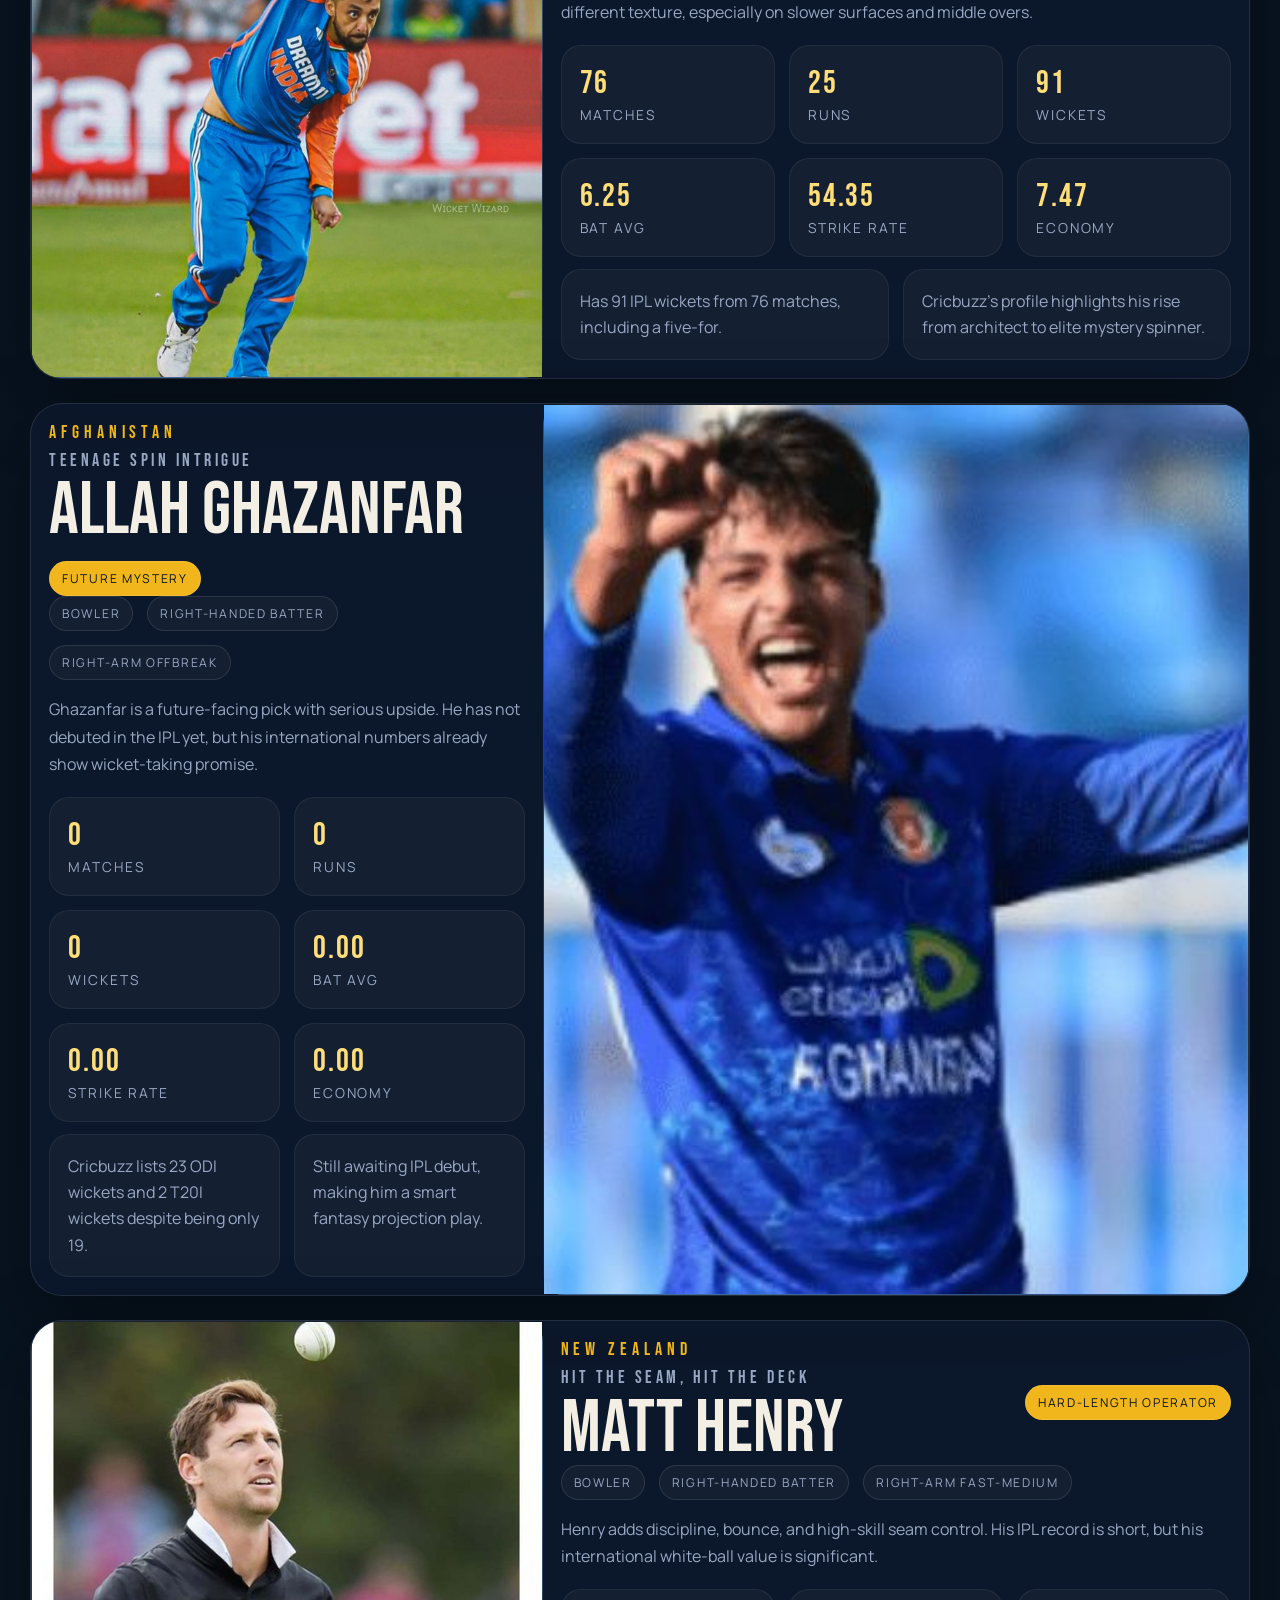
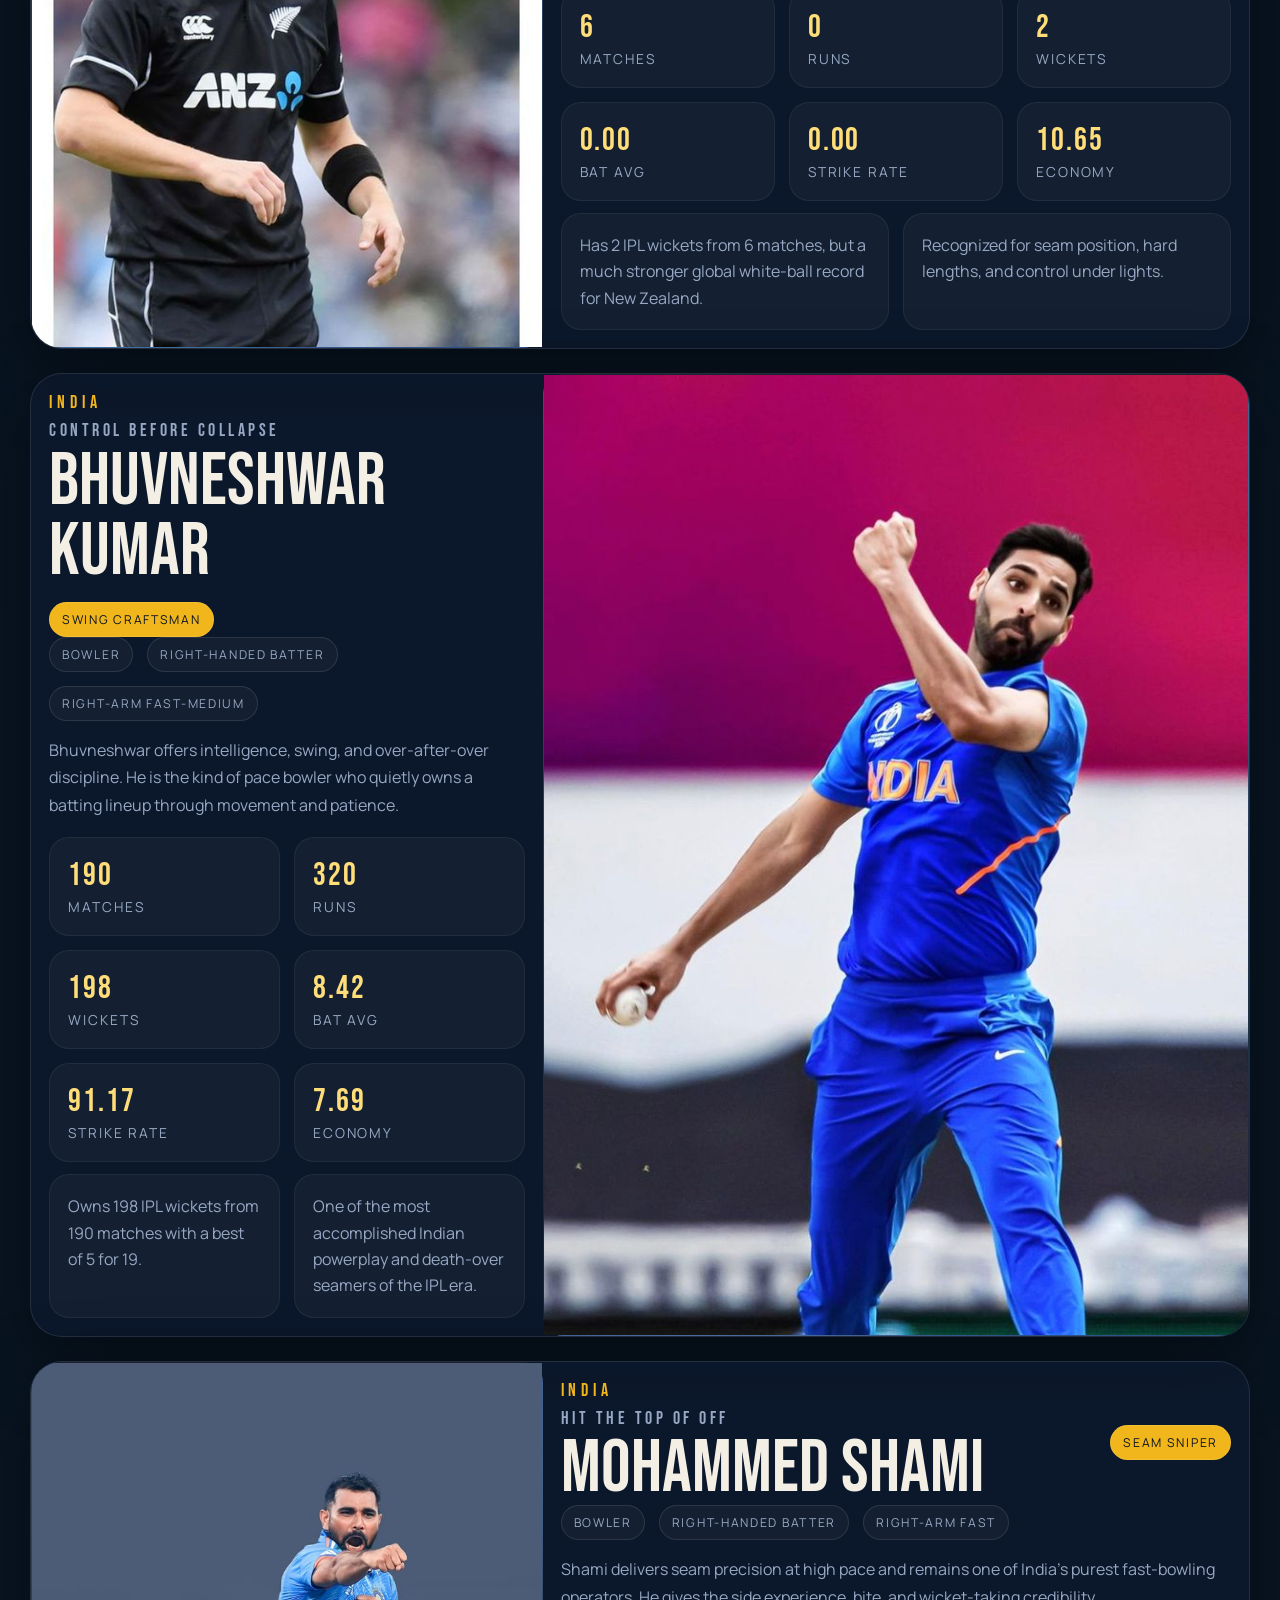
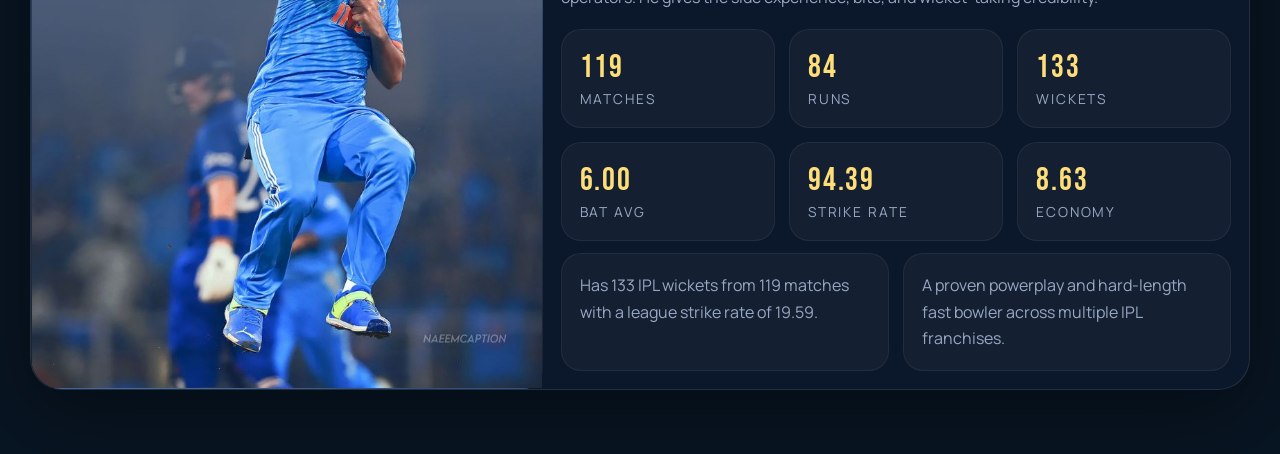
<file: players.html>
<!DOCTYPE html>
<html lang="en">
  <head>
    <meta charset="UTF-8" />
    <meta name="viewport" content="width=device-width, initial-scale=1.0" />
    <title>Mumbai Indians SFL Squad</title>
    <meta
      name="description"
      content="Detailed player profiles for the Mumbai Indians fantasy squad in the SFL-SNT Thomas Fantasy League."
    />
    <link rel="preconnect" href="https://fonts.googleapis.com" />
    <link rel="preconnect" href="https://fonts.gstatic.com" crossorigin />
    <link
      href="https://fonts.googleapis.com/css2?family=Bebas+Neue&family=Manrope:wght@400;500;700;800&display=swap"
      rel="stylesheet"
    />
    <link rel="stylesheet" href="assets/css/styles.css" />
  </head>
  <body data-page="players">
    <div class="site-shell">
      <header class="topbar">
        <a class="brand" href="index.html" aria-label="Mumbai Indians SFL home">
          <span class="brand-mark">
            <img src="assets/images/team-logo.png" alt="Mumbai Indians team logo" />
          </span>
          <span class="brand-copy">
            <strong>#Mi family</strong>
            <span>SFL 2026</span>
          </span>
        </a>
        <div class="topbar-center">
          <strong>Mumbai Indians</strong>
          <span>SFL 2026</span>
        </div>
        <nav class="main-nav" aria-label="Primary">
          <a class="nav-link" href="index.html">Home</a>
          <a class="nav-link is-active" href="players.html">Squad</a>
        </nav>
      </header>

      <main>
        <section class="hero hero-players">
          <div class="hero-copy centered">
            <div class="hero-logo-wrap">
              <img class="hero-logo" src="assets/images/team-logo.png" alt="Mumbai Indians team logo" />
            </div>
            <p class="eyebrow">SFL Cricket League 2026</p>
            <h1>Our <span>Squad</span></h1>
          </div>
        </section>

        <section class="filter-bar">
          <div class="filter-group" role="tablist" aria-label="Filter players by role">
            <button class="filter-chip is-active" data-filter="all" type="button">All</button>
            <button class="filter-chip" data-filter="batsman" type="button">Batsman</button>
            <button class="filter-chip" data-filter="bowler" type="button">Bowler</button>
            <button class="filter-chip" data-filter="all-rounder" type="button">All-Rounder</button>
            <button class="filter-chip" data-filter="wicket-keeper" type="button">Wicket-Keeper</button>
          </div>
        </section>

        <section class="player-sections" id="player-sections"></section>
      </main>
    </div>

    <script src="assets/js/data.js"></script>
    <script src="assets/js/main.js"></script>
  </body>
</html>
</file>
<file: assets/css/styles.css>
:root {
  --bg: #09111f;
  --panel: rgba(13, 25, 45, 0.84);
  --text: #f4efe4;
  --muted: #98a7c3;
  --gold: #f1b61b;
  --gold-soft: #ffde7a;
  --shadow: 0 24px 80px rgba(0, 0, 0, 0.38);
  --line: rgba(255, 255, 255, 0.1);
}

* {
  box-sizing: border-box;
}

html {
  scroll-behavior: smooth;
}

body {
  margin: 0;
  min-height: 100vh;
  background:
    radial-gradient(circle at top left, rgba(42, 92, 173, 0.35), transparent 28%),
    radial-gradient(circle at top right, rgba(241, 182, 27, 0.12), transparent 18%),
    linear-gradient(180deg, #07101d 0%, #09111f 44%, #081522 100%);
  color: var(--text);
  font-family: "Manrope", sans-serif;
}

body.intro-active {
  overflow: hidden;
}

body.intro-active .site-shell {
  opacity: 0;
  transform: translateY(24px) scale(0.985);
}

.site-shell {
  transition:
    opacity 700ms ease,
    transform 700ms ease;
}

.intro-screen {
  position: fixed;
  inset: 0;
  z-index: 100;
  display: grid;
  place-items: center;
  overflow: hidden;
  background:
    radial-gradient(circle at top, rgba(241, 182, 27, 0.14), transparent 28%),
    linear-gradient(180deg, rgba(6, 14, 28, 0.98), rgba(8, 18, 34, 1));
  transition:
    opacity 700ms ease,
    visibility 700ms ease;
}

.intro-screen.is-hidden {
  opacity: 0;
  visibility: hidden;
  pointer-events: none;
}

.intro-glow {
  position: absolute;
  width: 380px;
  height: 380px;
  border-radius: 50%;
  background: radial-gradient(circle, rgba(241, 182, 27, 0.22), transparent 65%);
  filter: blur(12px);
  animation: introPulse 1.8s ease-in-out infinite;
}

.intro-ring {
  position: absolute;
  width: 520px;
  height: 520px;
  border-radius: 50%;
  border: 1px solid rgba(241, 182, 27, 0.18);
  box-shadow: inset 0 0 60px rgba(241, 182, 27, 0.06);
  animation: introRing 2.2s ease-in-out infinite;
}

.intro-lines {
  position: absolute;
  inset: 0;
  pointer-events: none;
}

.intro-lines span {
  position: absolute;
  left: -20%;
  width: 40%;
  height: 1px;
  background: linear-gradient(90deg, transparent, rgba(255, 222, 122, 0.65), transparent);
  opacity: 0;
}

.intro-lines span:nth-child(1) {
  top: 28%;
  animation: introSweep 1.7s ease-in-out infinite;
}

.intro-lines span:nth-child(2) {
  top: 50%;
  animation: introSweep 1.7s ease-in-out 0.25s infinite;
}

.intro-lines span:nth-child(3) {
  top: 72%;
  animation: introSweep 1.7s ease-in-out 0.5s infinite;
}

.intro-content {
  position: relative;
  z-index: 1;
  text-align: center;
  animation: introRise 1s ease both;
}

.intro-logo {
  width: 150px;
  height: 150px;
  object-fit: contain;
  filter: drop-shadow(0 16px 28px rgba(0, 0, 0, 0.36));
  animation: introSpinIn 1.2s ease both;
}

.intro-kicker,
.intro-season {
  margin: 0;
  color: var(--muted);
  font-family: "Bebas Neue", sans-serif;
  letter-spacing: 0.18em;
}

.intro-kicker {
  margin-top: 20px;
  font-size: 1rem;
  color: var(--gold);
  animation: introFadeUp 1s ease 0.25s both;
}

.intro-title {
  margin: 12px 0 10px;
  font-family: "Bebas Neue", sans-serif;
  font-size: clamp(3.8rem, 10vw, 6.8rem);
  font-weight: 400;
  letter-spacing: 0.08em;
  animation: introFadeUp 1s ease 0.4s both;
}

.intro-season {
  font-size: 1.15rem;
  animation: introFadeUp 1s ease 0.55s both;
}

@keyframes introPulse {
  0%,
  100% {
    transform: scale(0.92);
    opacity: 0.7;
  }
  50% {
    transform: scale(1.08);
    opacity: 1;
  }
}

@keyframes introRise {
  from {
    opacity: 0;
    transform: translateY(18px);
  }
  to {
    opacity: 1;
    transform: translateY(0);
  }
}

@keyframes introSpinIn {
  from {
    opacity: 0;
    transform: scale(0.78) rotate(-10deg);
  }
  to {
    opacity: 1;
    transform: scale(1) rotate(0deg);
  }
}

@keyframes introFadeUp {
  from {
    opacity: 0;
    transform: translateY(14px);
  }
  to {
    opacity: 1;
    transform: translateY(0);
  }
}

@keyframes introSweep {
  0% {
    transform: translateX(0);
    opacity: 0;
  }
  25% {
    opacity: 1;
  }
  100% {
    transform: translateX(180%);
    opacity: 0;
  }
}

@keyframes introRing {
  0%,
  100% {
    transform: scale(0.94);
    opacity: 0.55;
  }
  50% {
    transform: scale(1.03);
    opacity: 0.95;
  }
}

a {
  color: inherit;
  text-decoration: none;
}

button {
  font: inherit;
}

.site-shell {
  width: min(1220px, calc(100% - 32px));
  margin: 0 auto;
  padding: 24px 0 64px;
}

.topbar {
  position: relative;
  z-index: 10;
  display: flex;
  align-items: center;
  justify-content: space-between;
  gap: 20px;
  margin-bottom: 28px;
  padding: 16px 18px;
  background: rgba(8, 18, 34, 0.82);
  backdrop-filter: blur(18px);
  border: 1px solid var(--line);
  border-radius: 22px;
  box-shadow: var(--shadow);
}

.brand {
  display: inline-flex;
  align-items: center;
  gap: 14px;
  position: relative;
  z-index: 1;
}

.brand-mark {
  display: grid;
  place-items: center;
  width: 72px;
  height: 72px;
  border-radius: 18px;
  background: rgba(255, 255, 255, 0.03);
  border: 1px solid var(--line);
  padding: 8px;
}

.brand-copy {
  display: flex;
  flex-direction: column;
  line-height: 1;
}

.brand-mark img,
.poster-brand img,
.hero-logo {
  display: block;
  width: 100%;
  height: 100%;
  object-fit: contain;
}

.brand-copy strong,
.nav-link,
.button,
.filter-chip,
.eyebrow,
.owner-label {
  font-family: "Bebas Neue", sans-serif;
  letter-spacing: 0.08em;
}

.brand-copy strong {
  font-size: 1.35rem;
}

.brand-copy span {
  color: var(--muted);
  font-size: 0.88rem;
  letter-spacing: 0.12em;
  margin-top: 4px;
}

.main-nav {
  display: inline-flex;
  gap: 12px;
  position: relative;
  z-index: 1;
}

.topbar-center {
  position: absolute;
  left: 50%;
  top: 50%;
  transform: translate(-50%, -50%);
  display: flex;
  flex-direction: column;
  align-items: center;
  line-height: 1;
  white-space: nowrap;
}

.topbar-center strong,
.topbar-center span {
  font-family: "Bebas Neue", sans-serif;
}

.topbar-center strong {
  font-size: 1.7rem;
  letter-spacing: 0.12em;
  color: var(--text);
}

.topbar-center span {
  margin-top: 4px;
  font-size: 0.9rem;
  letter-spacing: 0.14em;
  color: var(--muted);
}

.nav-link {
  padding: 14px 22px;
  border-radius: 14px;
  font-size: 1.1rem;
  color: var(--muted);
}

.nav-link:hover,
.nav-link.is-active,
.filter-chip:hover,
.filter-chip.is-active,
.button-primary,
.poster-badge,
.tag.is-highlight {
  color: #0c1321;
  background: var(--gold);
}

.hero,
.hero-poster,
.owner-card,
.league-card,
.roster-card,
.player-section,
.stat-strip article,
.filter-bar {
  background: var(--panel);
  border: 1px solid var(--line);
  box-shadow: var(--shadow);
  transition:
    transform 220ms ease,
    box-shadow 220ms ease,
    border-color 220ms ease;
}

.hero {
  display: grid;
  gap: 28px;
  padding: 42px;
  border-radius: 36px;
}

.hero-home {
  grid-template-columns: 1.15fr 0.95fr;
  align-items: center;
}

.hero-players {
  min-height: 280px;
  place-items: center;
  text-align: center;
}

.hero-copy h1,
.section-heading h2,
.owner-content h3,
.league-card h3,
.roster-card h3,
.player-copy h3 {
  margin: 0;
  font-family: "Bebas Neue", sans-serif;
  font-weight: 400;
  line-height: 0.95;
}

.hero-copy h1 {
  max-width: 11ch;
  font-size: clamp(4rem, 8vw, 6.7rem);
}

.hero-copy.centered h1 {
  max-width: none;
}

.hero-copy span,
.section-heading h2 span,
.player-copy h3 span {
  color: var(--gold);
}

.hero-text,
.league-card p,
.owner-content p,
.detail-list,
.player-summary,
.filter-summary,
.roster-card p {
  color: var(--muted);
  line-height: 1.72;
}

.eyebrow,
.owner-label {
  margin: 0 0 10px;
  color: var(--gold);
  font-size: 1.1rem;
  letter-spacing: 0.28em;
}

.hero-actions,
.hero-poster-top,
.hero-poster-footer,
.stat-strip,
.league-grid,
.owner-meta,
.filter-bar,
.filter-group,
.player-header,
.player-role-row,
.player-stats,
.player-achievements {
  display: flex;
  flex-wrap: wrap;
  gap: 14px;
}

.hero-actions {
  margin-top: 30px;
}

.button,
.filter-chip {
  display: inline-flex;
  align-items: center;
  justify-content: center;
  padding: 14px 24px;
  border-radius: 999px;
  border: 1px solid transparent;
  font-size: 1rem;
}

.button-secondary,
.filter-chip,
.pill,
.tag,
.poster-kicker {
  color: var(--muted);
  background: rgba(255, 255, 255, 0.04);
  border: 1px solid var(--line);
}

.hero-poster {
  display: grid;
  gap: 18px;
  padding: 24px;
  border-radius: 28px;
}

.hero-poster-wrap {
  display: grid;
  gap: 14px;
}

.hero-poster-top,
.hero-poster-footer,
.player-header {
  justify-content: space-between;
  align-items: center;
}

.poster-headline {
  font-family: "Bebas Neue", sans-serif;
  font-size: 2.2rem;
  letter-spacing: 0.08em;
  color: var(--text);
}

.poster-brand {
  display: inline-flex;
  align-items: center;
  gap: 12px;
}

.poster-brand img {
  width: 64px;
  height: 64px;
}

.poster-kicker,
.poster-badge,
.tag,
.pill {
  display: inline-flex;
  align-items: center;
  padding: 8px 12px;
  border-radius: 999px;
  font-size: 0.76rem;
  letter-spacing: 0.14em;
  text-transform: uppercase;
}

.hero-logo-wrap {
  display: flex;
  justify-content: center;
  margin-bottom: 14px;
}

.hero-logo {
  width: 120px;
  height: 120px;
  filter: drop-shadow(0 18px 30px rgba(0, 0, 0, 0.35));
}

.hero-poster-grid,
.roster-grid {
  display: grid;
  gap: 18px;
}

.hero-poster-grid {
  grid-template-columns: repeat(4, minmax(0, 1fr));
  gap: 10px;
  overflow: visible;
}

.roster-grid {
  grid-template-columns: repeat(4, minmax(0, 1fr));
}

.poster-tile,
.owner-photo,
.roster-photo,
.player-visual {
  position: relative;
  border-radius: 20px;
  background:
    linear-gradient(180deg, rgba(255, 255, 255, 0.06), transparent),
    radial-gradient(circle at 20% 20%, rgba(241, 182, 27, 0.16), transparent 35%),
    linear-gradient(180deg, rgba(23, 74, 146, 0.78), rgba(10, 20, 36, 0.98));
  border: 1px solid rgba(255, 255, 255, 0.08);
}

.poster-tile,
.roster-photo {
  aspect-ratio: 0.84;
}

.poster-tile {
  overflow: visible;
  transition:
    box-shadow 220ms ease,
    border-color 220ms ease;
}

.owner-photo {
  min-height: 420px;
  overflow: hidden;
  display: grid;
  place-items: center;
}

.player-visual {
  min-height: 460px;
  overflow: visible;
}

.player-visual::after {
  content: "";
  position: absolute;
  inset: -20%;
  background: linear-gradient(
    115deg,
    transparent 30%,
    rgba(241, 182, 27, 0.08) 42%,
    rgba(255, 222, 122, 0.34) 50%,
    rgba(241, 182, 27, 0.08) 58%,
    transparent 70%
  );
  transform: translateX(-130%) skewX(-18deg);
  opacity: 0;
  pointer-events: none;
}

.placeholder-content {
  position: absolute;
  inset: 0;
  display: grid;
  place-items: end start;
  padding: 18px;
  z-index: 2;
  background:
    linear-gradient(180deg, transparent 24%, rgba(8, 15, 28, 0.9) 100%),
    linear-gradient(120deg, transparent 0%, rgba(241, 182, 27, 0.2) 100%);
}

.placeholder-content strong {
  display: block;
  font-family: "Bebas Neue", sans-serif;
  font-size: clamp(1.8rem, 4vw, 3.2rem);
  letter-spacing: 0.08em;
}

.placeholder-content span {
  display: block;
  color: #d7dfef;
  font-size: 0.82rem;
  letter-spacing: 0.12em;
  text-transform: uppercase;
}

.poster-tile .placeholder-content {
  padding: 10px;
  transition: transform 220ms ease;
}

.poster-tile .image-fill {
  z-index: 1;
  object-position: center top;
  transform: scale(1.02);
  transition: transform 220ms ease;
}

.poster-name {
  position: absolute;
  left: 10px;
  right: 10px;
  bottom: 10px;
  z-index: 3;
  font-family: "Bebas Neue", sans-serif;
  font-size: 0.95rem;
  line-height: 1.05;
  letter-spacing: 0.08em;
  color: var(--text);
  text-transform: uppercase;
  text-shadow: 0 4px 12px rgba(0, 0, 0, 0.7);
}

.poster-tile:hover {
  z-index: 4;
  border-color: rgba(241, 182, 27, 0.36);
  box-shadow: 0 26px 70px rgba(0, 0, 0, 0.42);
}

.poster-tile:hover .image-fill {
  transform: translateY(-12px) scale(1.26);
}

.stat-strip {
  margin: 26px 0 18px;
  padding: 18px;
  border-radius: 24px;
}

.stat-strip article,
.metric,
.achievement {
  flex: 1 1 160px;
  min-width: 0;
  padding: 18px;
  border-radius: 20px;
  background: rgba(255, 255, 255, 0.04);
  border: 1px solid rgba(255, 255, 255, 0.06);
}

.stat-strip strong,
.metric-value {
  display: block;
  font-family: "Bebas Neue", sans-serif;
  letter-spacing: 0.06em;
}

.stat-strip strong,
.metric-value {
  font-size: 2rem;
  color: var(--gold-soft);
}

.stat-strip span,
.metric-label {
  color: var(--muted);
  font-size: 0.86rem;
  text-transform: uppercase;
  letter-spacing: 0.14em;
}

.section {
  margin-top: 28px;
  padding: 12px 2px;
}

.section-heading {
  margin-bottom: 20px;
}

.section-heading h2,
.owner-content h3,
.player-copy h3 {
  font-size: clamp(2.8rem, 6vw, 4.6rem);
}

.player-copy h3 small {
  display: block;
  color: var(--muted);
  font-size: 1.1rem;
  letter-spacing: 0.2em;
  margin-bottom: 8px;
}

.owner-card,
.player-section {
  display: grid;
  gap: 0;
  overflow: hidden;
  border-radius: 32px;
}

.owner-card {
  grid-template-columns: minmax(280px, 0.75fr) 1fr;
  gap: 24px;
  padding: 22px;
  border-radius: 28px;
}

.league-card {
  flex: 1 1 280px;
  padding: 24px;
  border-radius: 24px;
}

.hero:hover,
.hero-poster:hover,
.owner-card:hover,
.league-card:hover,
.roster-card:hover,
.player-section:hover,
.stat-strip article:hover,
.filter-bar:hover {
  transform: translateY(-6px);
  border-color: rgba(241, 182, 27, 0.22);
  box-shadow: 0 28px 80px rgba(0, 0, 0, 0.44);
}

.league-card h3 {
  font-size: 2rem;
  margin-bottom: 12px;
}

.detail-list {
  margin: 0;
  padding-left: 18px;
}

.roster-card {
  overflow: hidden;
  border-radius: 24px;
  transition:
    box-shadow 220ms ease,
    border-color 220ms ease;
}

.roster-card-header,
.player-copy {
  padding: 18px;
}

.roster-card:hover {
  border-color: rgba(241, 182, 27, 0.32);
  box-shadow: 0 28px 80px rgba(0, 0, 0, 0.45);
}

.roster-card:hover .roster-photo .image-fill,
.roster-card:hover .roster-photo .placeholder-content {
  transform: scale(1.12);
}

.roster-card h3 {
  font-size: 2rem;
  letter-spacing: 0.05em;
}

.roster-card p {
  margin: 6px 0 0;
  color: var(--muted);
}

.player-price {
  color: var(--gold-soft);
  font-size: 0.88rem;
  font-weight: 700;
  letter-spacing: 0.08em;
  text-transform: uppercase;
}

.filter-bar {
  position: static;
  z-index: 8;
  justify-content: space-between;
  align-items: center;
  margin: 22px 0 14px;
  padding: 16px 18px;
  border-radius: 20px;
}

.player-sections {
  display: grid;
  gap: 24px;
}

.performance-status {
  color: var(--muted);
  line-height: 1.7;
}

.performance-grid {
  display: grid;
  grid-template-columns: repeat(3, minmax(0, 1fr));
  gap: 18px;
}

.performance-card {
  padding: 22px;
  border-radius: 26px;
  background: var(--panel);
  border: 1px solid var(--line);
  box-shadow: var(--shadow);
  transition:
    transform 220ms ease,
    box-shadow 220ms ease,
    border-color 220ms ease;
}

.performance-card.is-hidden {
  display: none;
}

.performance-card:hover {
  transform: translateY(-8px);
  border-color: rgba(241, 182, 27, 0.28);
  box-shadow: 0 28px 80px rgba(0, 0, 0, 0.45);
}

.performance-card-top {
  display: flex;
  justify-content: space-between;
  align-items: center;
  gap: 12px;
}

.performance-card h3 {
  margin: 0;
  font-family: "Bebas Neue", sans-serif;
  font-weight: 400;
  font-size: 2rem;
  letter-spacing: 0.05em;
}

.performance-stats {
  display: grid;
  grid-template-columns: repeat(2, minmax(0, 1fr));
  gap: 12px;
  margin-top: 16px;
}

.player-section,
.player-section:nth-child(even) {
  grid-template-columns: minmax(260px, 0.84fr) 1.16fr;
}

.player-section:nth-child(even) .player-visual {
  order: 2;
}

.player-section:nth-child(even) .player-copy {
  order: 1;
}

.player-section.is-hidden {
  display: none;
}

.player-visual:hover {
  z-index: 3;
}

.player-visual:hover::after {
  opacity: 1;
  animation: gold-sweep 900ms ease;
}

@keyframes gold-sweep {
  0% {
    transform: translateX(-130%) skewX(-18deg);
  }
  100% {
    transform: translateX(130%) skewX(-18deg);
  }
}

.player-header {
  align-items: center;
}

.player-summary {
  margin: 16px 0 18px;
}

.player-stats {
  margin-bottom: 12px;
}

.achievement {
  color: var(--muted);
  line-height: 1.65;
}

.image-fill {
  position: absolute;
  inset: 0;
  width: 100%;
  height: 100%;
  object-fit: cover;
  transition: transform 220ms ease;
}

.carousel-image {
  transition:
    opacity 180ms ease,
    transform 360ms ease;
}

.carousel-image.is-transitioning {
  opacity: 0.28;
  transform: scale(1.04);
}

.owner-photo .image-fill {
  inset: auto;
  position: relative;
  width: 100%;
  height: 100%;
  object-fit: cover;
  object-position: center 18%;
  transform: scale(1.08);
}


.roster-photo .placeholder-content {
  transition: transform 220ms ease;
}

@media (max-width: 1040px) {
  .hero-home,
  .owner-card,
  .player-section,
  .player-section:nth-child(even) {
    grid-template-columns: 1fr;
  }

  .player-section:nth-child(even) .player-visual,
  .player-section:nth-child(even) .player-copy {
    order: initial;
  }

  .roster-grid {
    grid-template-columns: repeat(3, minmax(0, 1fr));
  }

  .performance-grid {
    grid-template-columns: repeat(2, minmax(0, 1fr));
  }

  .hero-copy h1 {
    max-width: none;
  }
}

@media (max-width: 760px) {
  .site-shell {
    width: min(100% - 20px, 1220px);
    padding-top: 12px;
  }

  .intro-logo {
    width: 120px;
    height: 120px;
  }

  .topbar,
  .filter-bar {
    position: static;
  }

  .topbar {
    flex-direction: column;
  }

  .topbar-center {
    position: static;
    transform: none;
    order: 2;
  }

  .main-nav {
    width: 100%;
  }

  .nav-link {
    flex: 1;
    text-align: center;
  }

  .hero,
  .owner-card,
  .player-copy {
    padding: 22px;
  }

  .hero-poster-grid,
  .roster-grid {
    grid-template-columns: repeat(2, minmax(0, 1fr));
  }

  .performance-grid {
    grid-template-columns: 1fr;
  }

  .owner-photo,
  .player-visual {
    min-height: 320px;
  }
}
</file>
